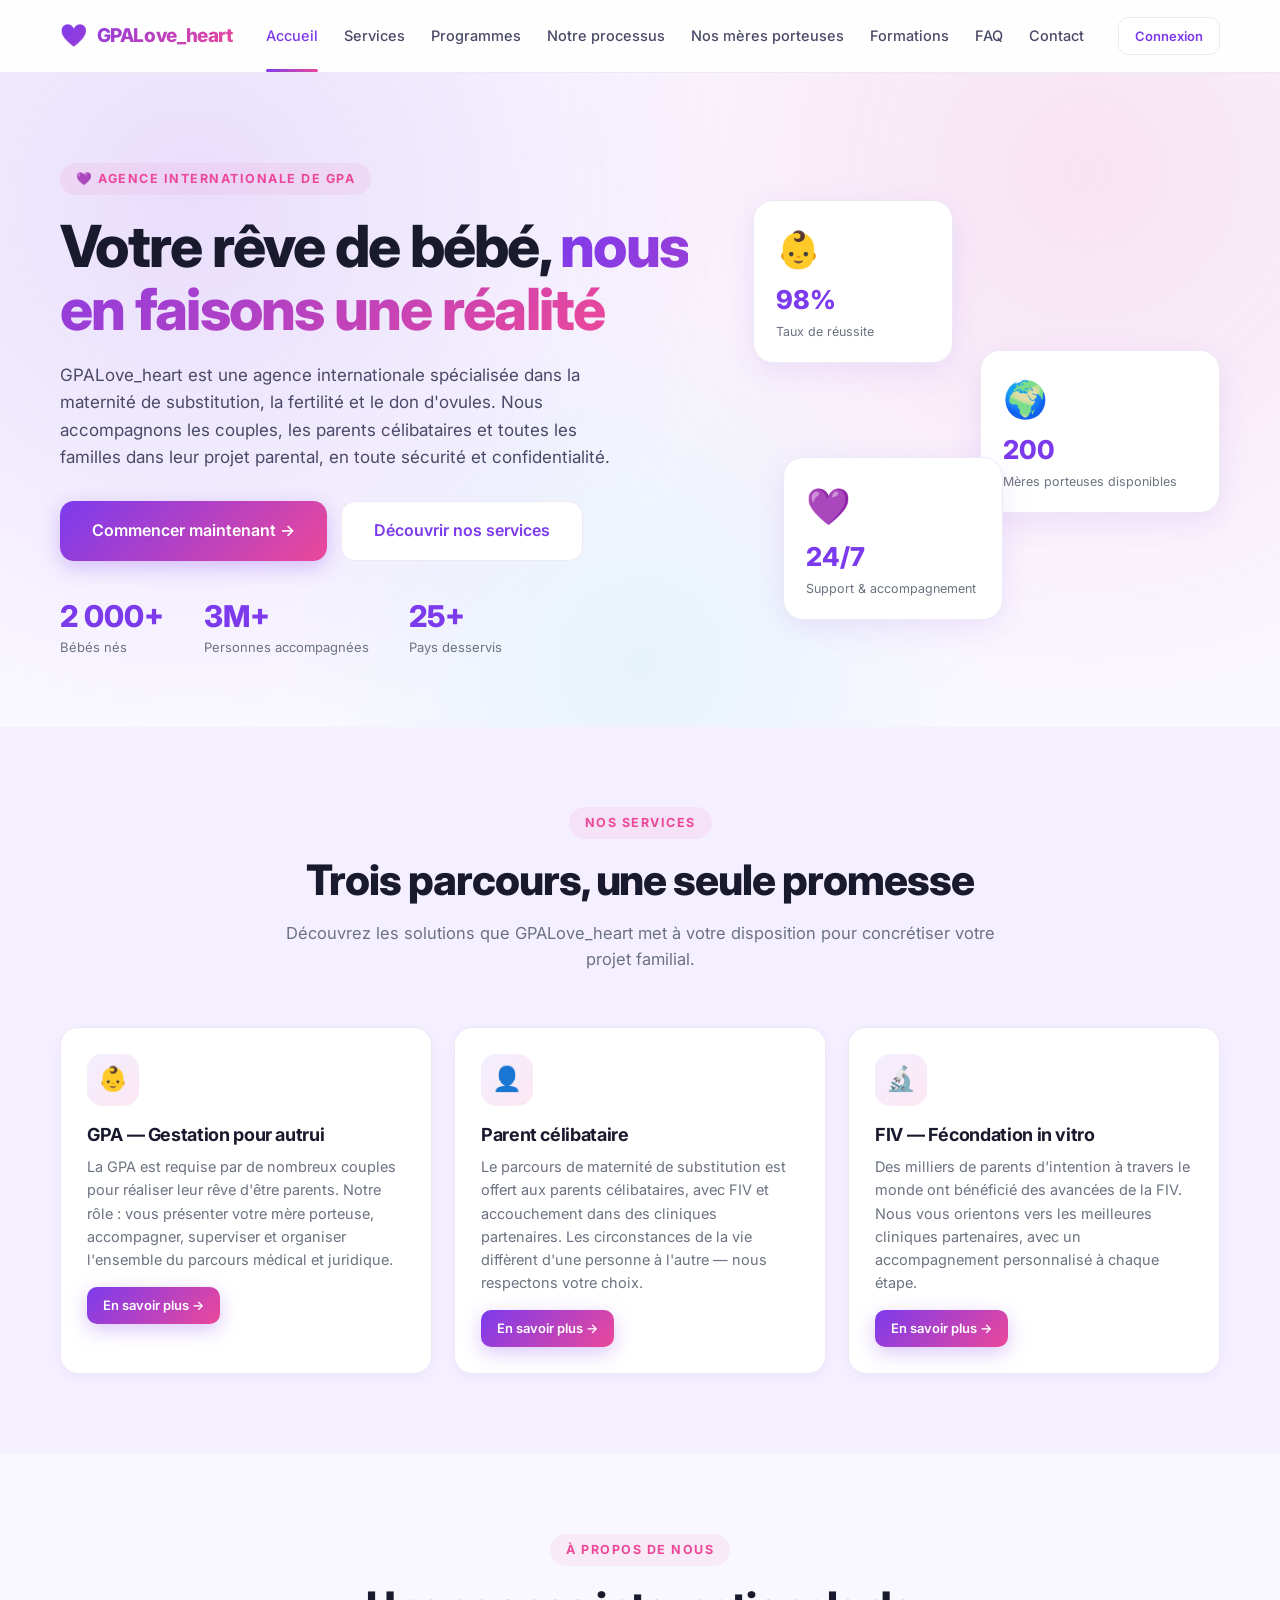
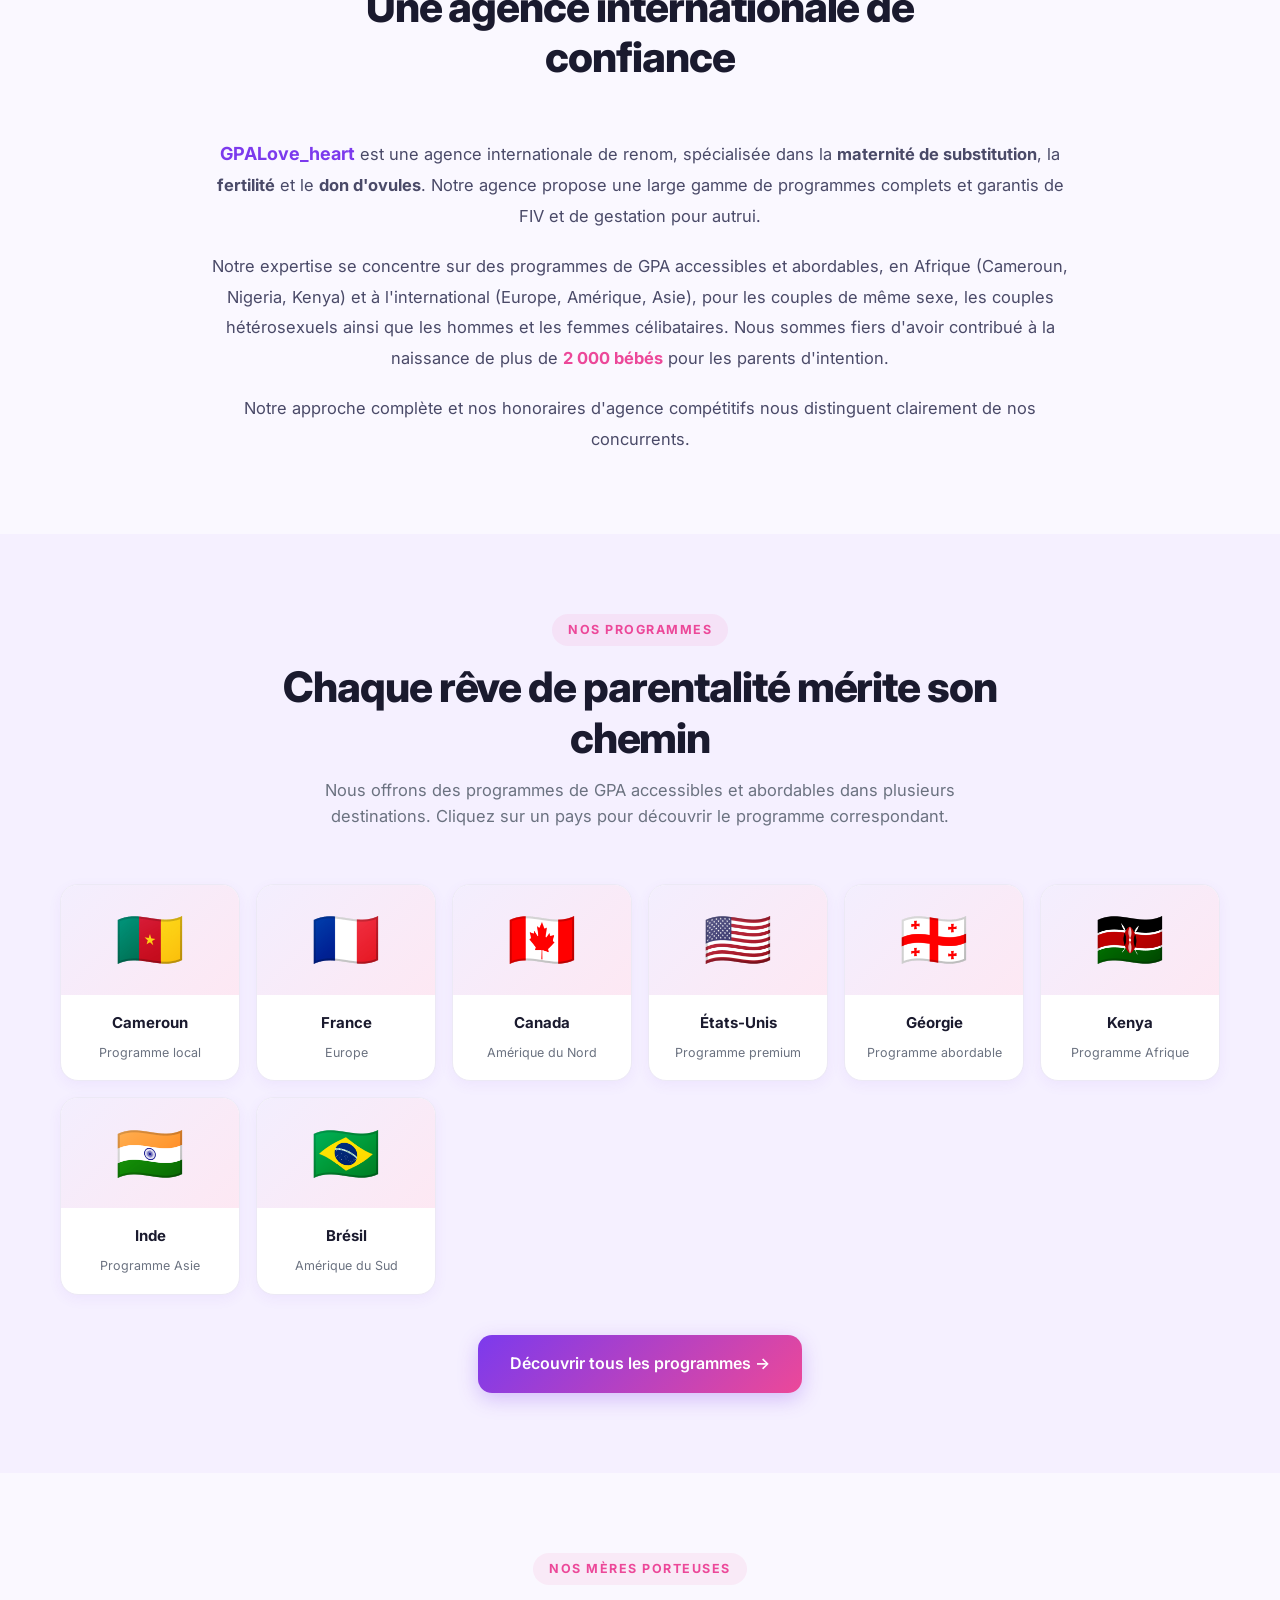
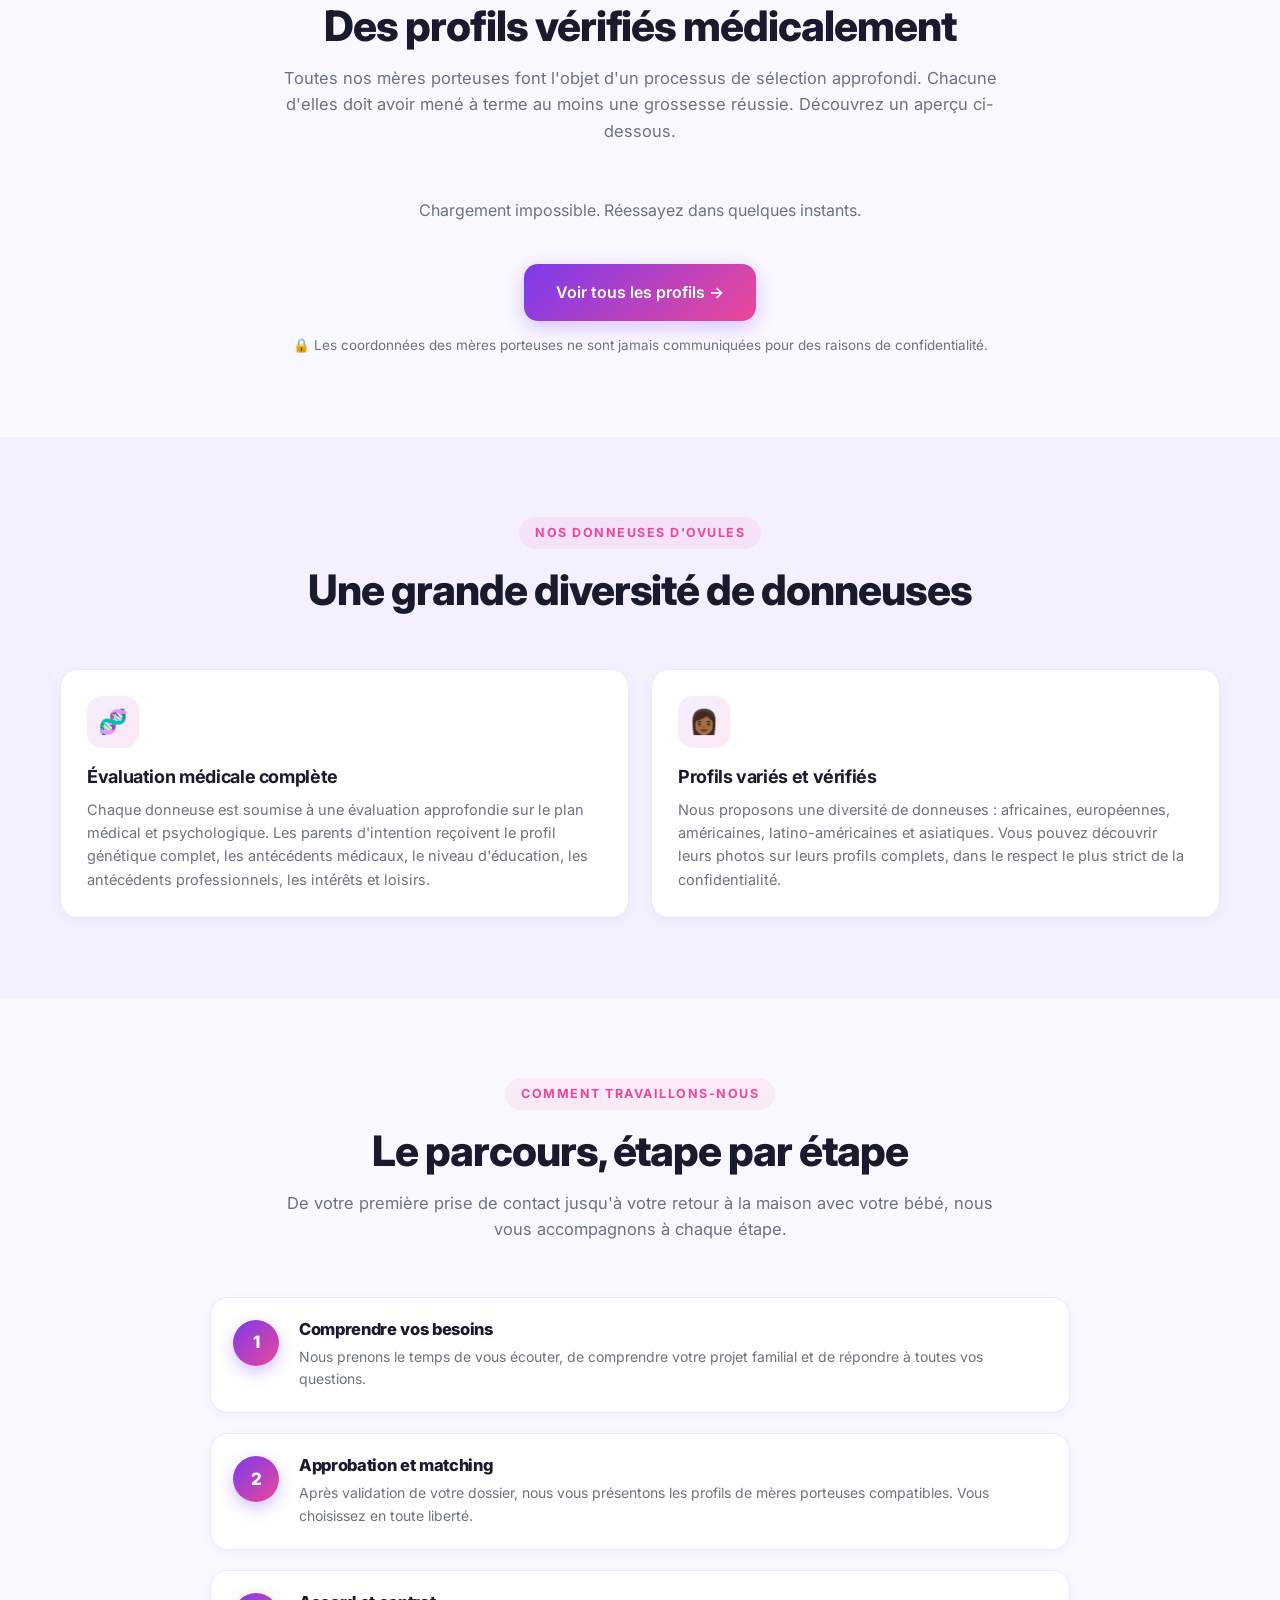
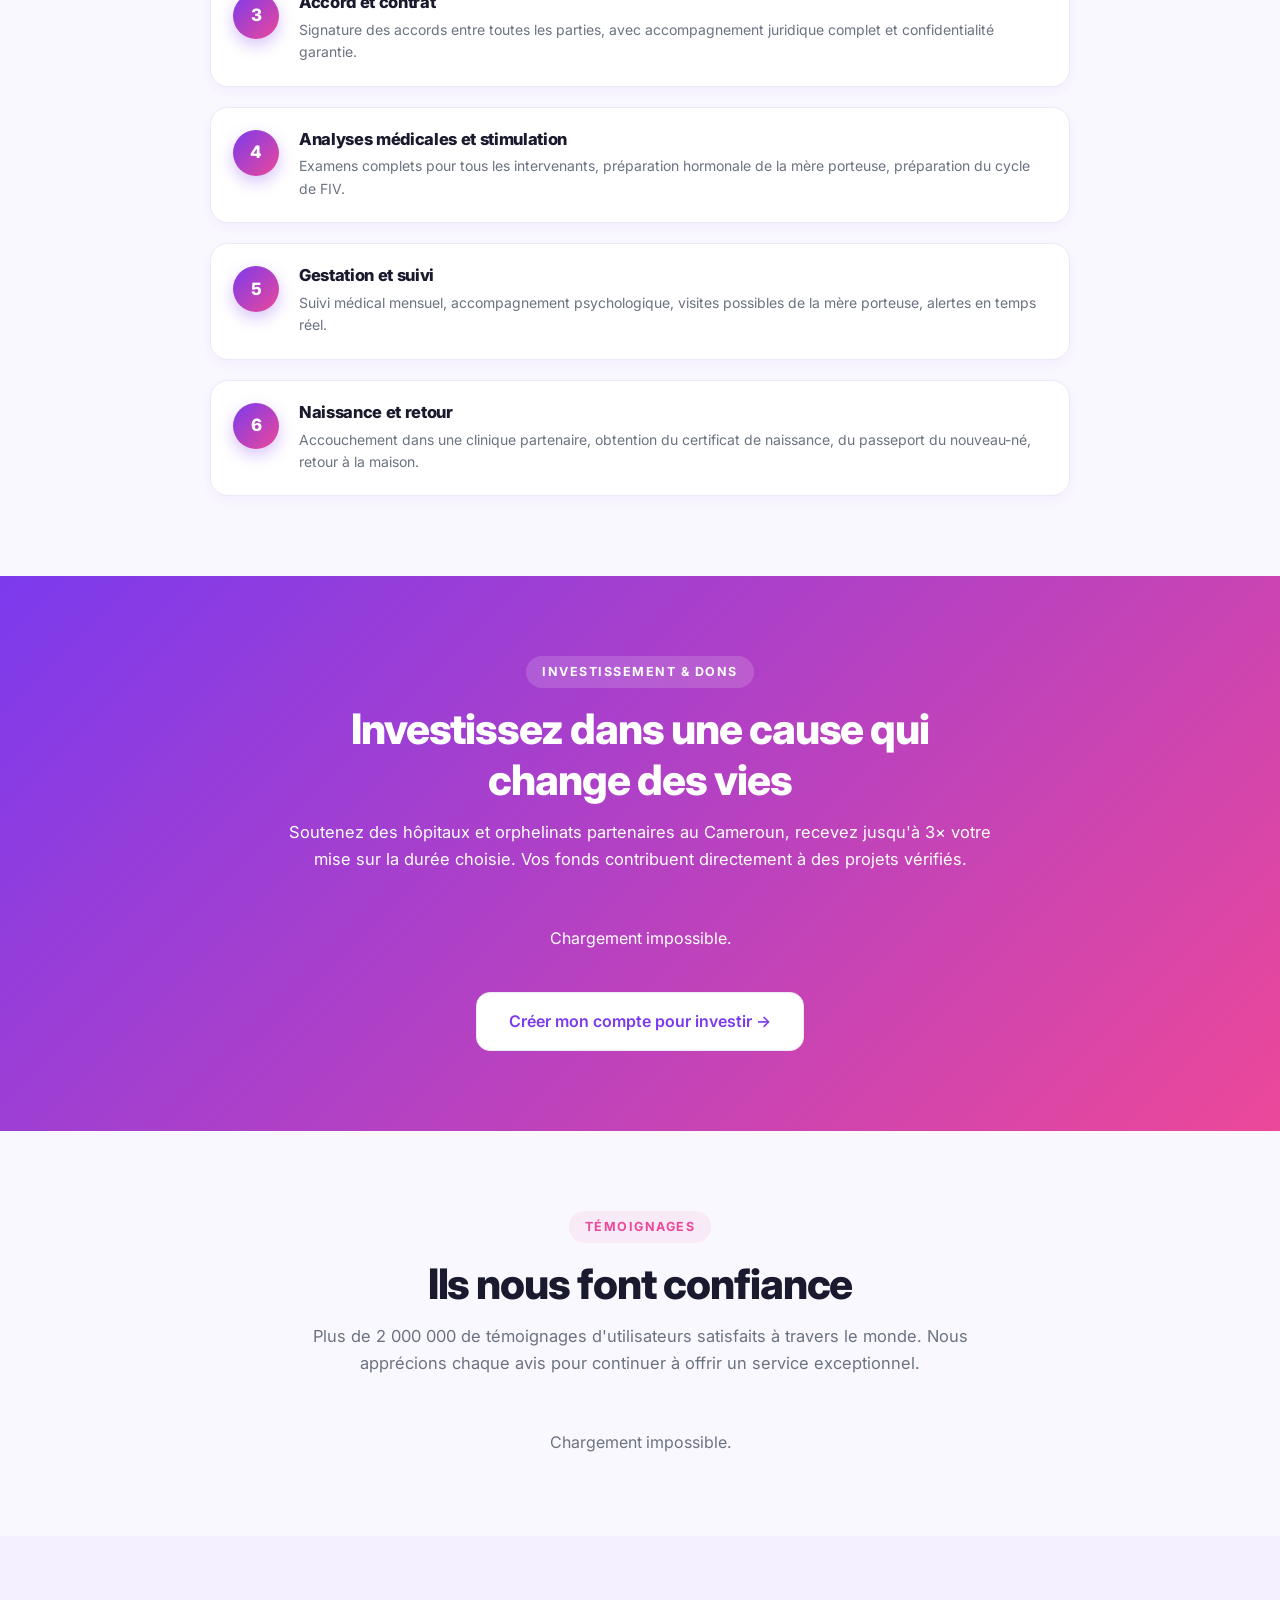
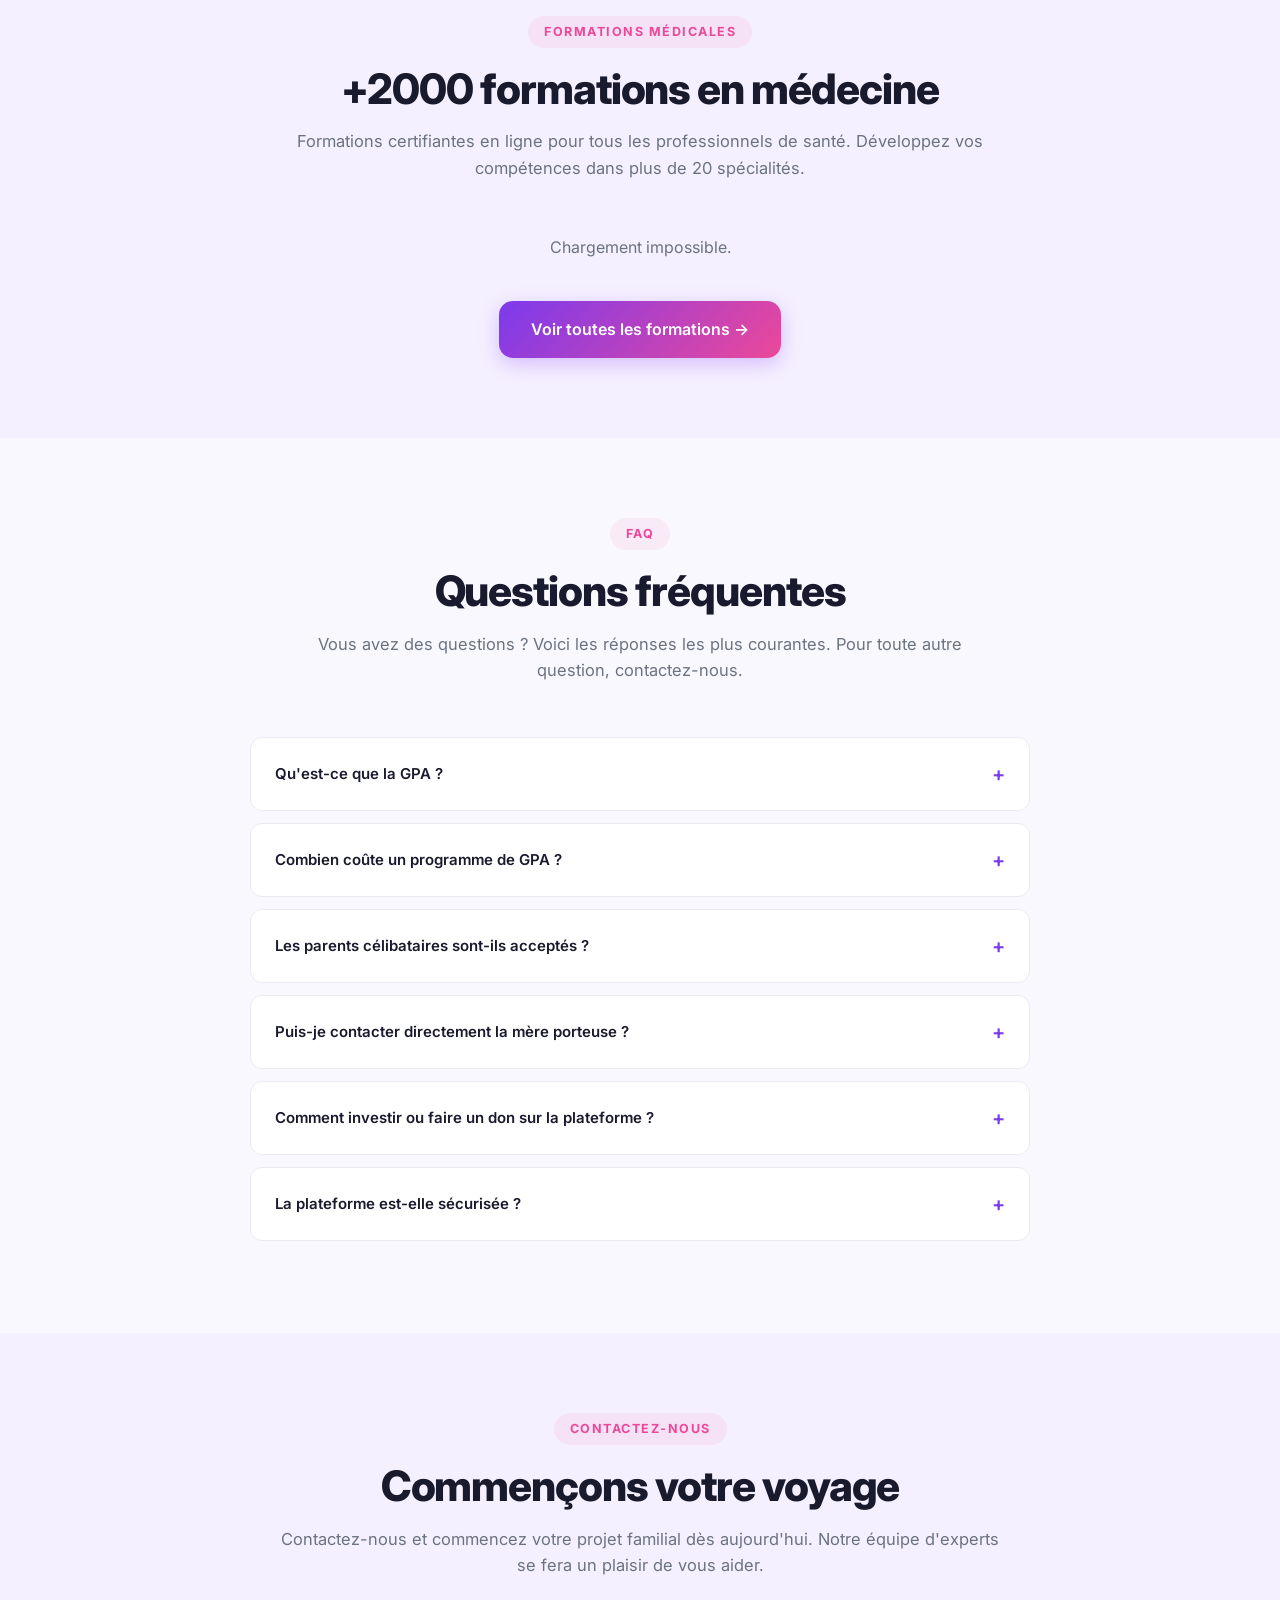
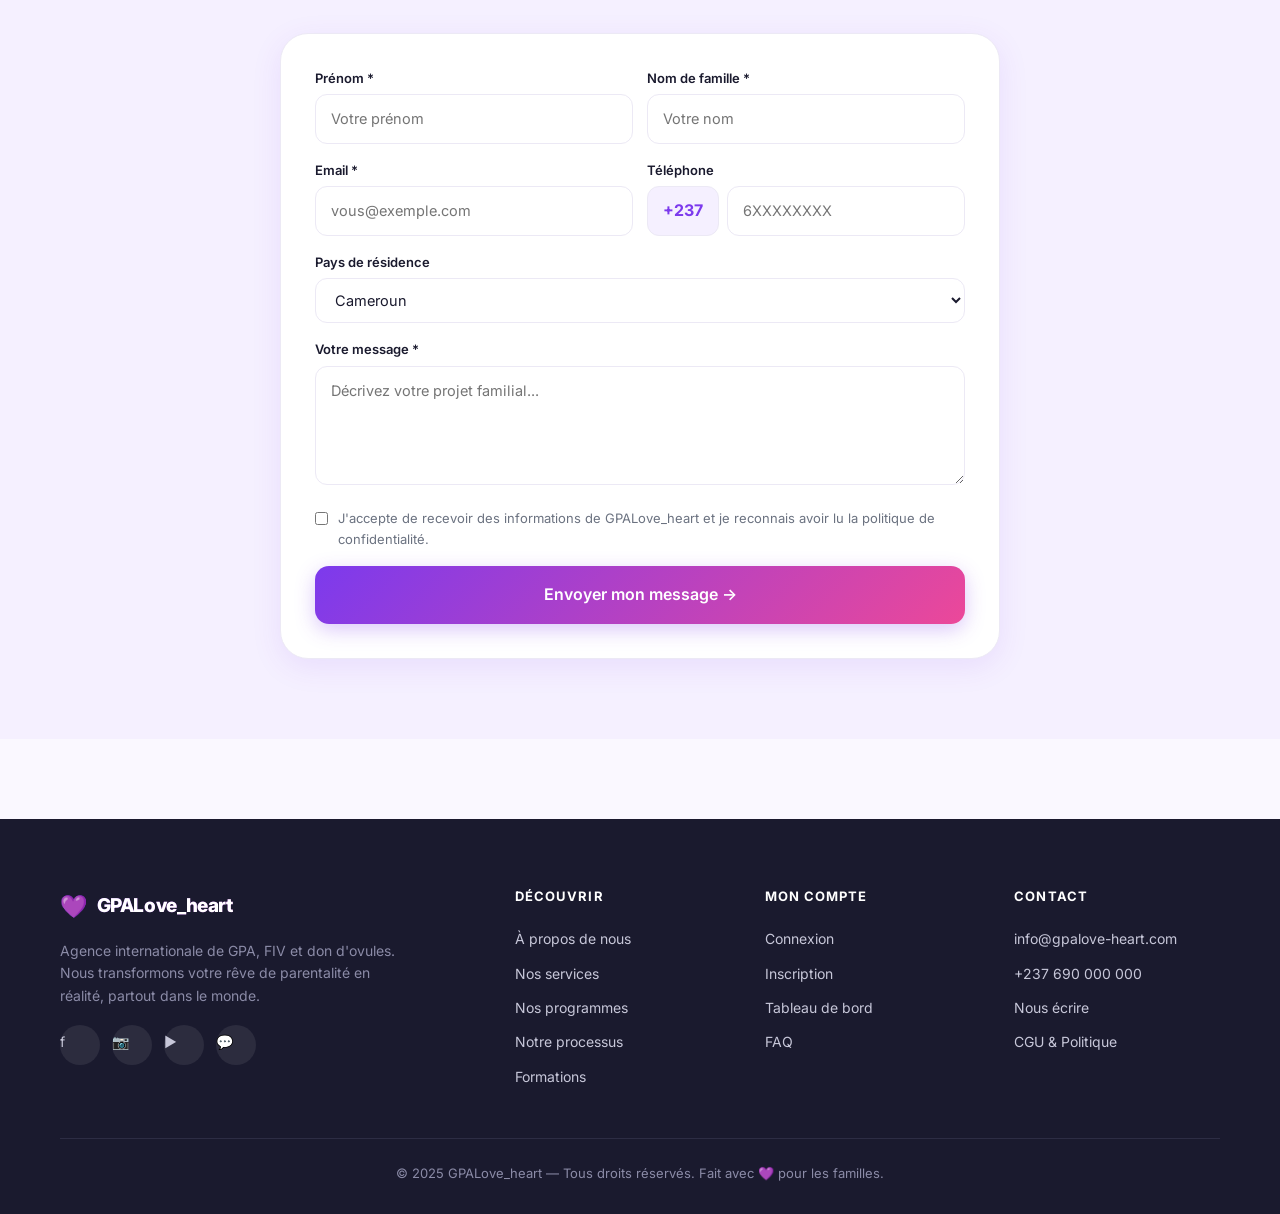
<file: index.html>
<!doctype html>
<html lang="fr">
<head>
<meta charset="utf-8">
<meta name="viewport" content="width=device-width,initial-scale=1">
<title>GPALove_heart — Votre rêve de bébé, nous en faisons une réalité</title>
<meta name="description" content="GPALove_heart — Agence internationale de GPA, FIV et don d'ovules. Trouvez votre mère porteuse en toute sécurité.">
<link rel="icon" href="https://monlogo.png">
<link rel="preconnect" href="https://fonts.googleapis.com">
<link rel="preconnect" href="https://fonts.gstatic.com" crossorigin>
<link href="https://fonts.googleapis.com/css2?family=Inter:wght@400;500;600;700;800;900&display=swap" rel="stylesheet">
<link rel="stylesheet" href="styles.css">
</head>
<body>

<!-- ============================================================
     HEADER
     ============================================================ -->
<header class="site">
  <div class="container nav">
    <a href="index.html" class="logo">
      <span class="heart">💜</span> GPALove_heart
    </a>
    <nav class="nav-links" id="navLinks">
      <a href="index.html" class="active">Accueil</a>
      <a href="#services">Services</a>
      <a href="#programmes">Programmes</a>
      <a href="#processus">Notre processus</a>
      <a href="#meres">Nos mères porteuses</a>
      <a href="formations.html">Formations</a>
      <a href="#faq">FAQ</a>
      <a href="#contact">Contact</a>
    </nav>
    <div style="display:flex;gap:10px;align-items:center">
      <a href="auth.html" class="btn btn-ghost btn-sm" id="btnLogin">Connexion</a>
      <a href="dashboard.html" class="btn btn-primary btn-sm" id="btnDash" style="display:none">Mon espace</a>
    </div>
    <button class="menu-toggle" onclick="document.getElementById('navLinks').classList.toggle('mobile-open')">☰</button>
  </div>
</header>

<!-- ============================================================
     HERO — style Angels Friend
     ============================================================ -->
<section class="hero">
  <div class="container hero-grid">
    <div>
      <div class="eyebrow" style="display:inline-block;font-size:12.5px;font-weight:700;letter-spacing:.12em;text-transform:uppercase;color:var(--secondary);background:rgba(236,72,153,.08);padding:6px 16px;border-radius:30px;margin-bottom:20px">
        💜 Agence internationale de GPA
      </div>
      <h1>Votre rêve de bébé, <span>nous en faisons une réalité</span></h1>
      <p>GPALove_heart est une agence internationale spécialisée dans la maternité de substitution, la fertilité et le don d'ovules. Nous accompagnons les couples, les parents célibataires et toutes les familles dans leur projet parental, en toute sécurité et confidentialité.</p>
      <div class="hero-cta">
        <a href="auth.html#signup" class="btn btn-primary btn-lg">Commencer maintenant →</a>
        <a href="#services" class="btn btn-ghost btn-lg">Découvrir nos services</a>
      </div>
      <div class="hero-stats">
        <div class="stat"><b>2 000+</b><span>Bébés nés</span></div>
        <div class="stat"><b>3M+</b><span>Personnes accompagnées</span></div>
        <div class="stat"><b>25+</b><span>Pays desservis</span></div>
      </div>
    </div>
    <div class="hero-visual">
      <div class="card-float cf1">
        <div style="font-size:36px">👶</div>
        <div class="stat-mini">98%</div>
        <div class="stat-label">Taux de réussite</div>
      </div>
      <div class="card-float cf2">
        <div style="font-size:36px">🌍</div>
        <div class="stat-mini">200</div>
        <div class="stat-label">Mères porteuses disponibles</div>
      </div>
      <div class="card-float cf3">
        <div style="font-size:36px">💜</div>
        <div class="stat-mini">24/7</div>
        <div class="stat-label">Support & accompagnement</div>
      </div>
    </div>
  </div>
</section>

<!-- ============================================================
     SERVICES — 3 cartes style Angels Friend (GPA / Parent célibataire / FIV)
     ============================================================ -->
<section id="services" class="bg-alt">
  <div class="container">
    <div class="section-title reveal">
      <div class="eyebrow">Nos services</div>
      <h2>Trois parcours, une seule promesse</h2>
      <p>Découvrez les solutions que GPALove_heart met à votre disposition pour concrétiser votre projet familial.</p>
    </div>
    <div class="grid grid-3">
      <div class="card reveal">
        <div class="icon-box">👶</div>
        <h3>GPA — Gestation pour autrui</h3>
        <p>La GPA est requise par de nombreux couples pour réaliser leur rêve d'être parents. Notre rôle : vous présenter votre mère porteuse, accompagner, superviser et organiser l'ensemble du parcours médical et juridique.</p>
        <a href="#programmes" class="btn btn-primary btn-sm" style="margin-top:16px">En savoir plus →</a>
      </div>
      <div class="card reveal">
        <div class="icon-box">👤</div>
        <h3>Parent célibataire</h3>
        <p>Le parcours de maternité de substitution est offert aux parents célibataires, avec FIV et accouchement dans des cliniques partenaires. Les circonstances de la vie diffèrent d'une personne à l'autre — nous respectons votre choix.</p>
        <a href="#processus" class="btn btn-primary btn-sm" style="margin-top:16px">En savoir plus →</a>
      </div>
      <div class="card reveal">
        <div class="icon-box">🔬</div>
        <h3>FIV — Fécondation in vitro</h3>
        <p>Des milliers de parents d'intention à travers le monde ont bénéficié des avancées de la FIV. Nous vous orientons vers les meilleures cliniques partenaires, avec un accompagnement personnalisé à chaque étape.</p>
        <a href="auth.html#signup" class="btn btn-primary btn-sm" style="margin-top:16px">En savoir plus →</a>
      </div>
    </div>
  </div>
</section>

<!-- ============================================================
     À PROPOS — style Tammuz
     ============================================================ -->
<section id="apropos">
  <div class="container" style="max-width:900px">
    <div class="section-title reveal">
      <div class="eyebrow">À propos de nous</div>
      <h2>Une agence internationale de confiance</h2>
    </div>
    <div class="reveal" style="color:var(--text-soft);font-size:16.5px;line-height:1.85;text-align:center">
      <p><b style="color:var(--primary);font-size:18px">GPALove_heart</b> est une agence internationale de renom, spécialisée dans la <b>maternité de substitution</b>, la <b>fertilité</b> et le <b>don d'ovules</b>. Notre agence propose une large gamme de programmes complets et garantis de FIV et de gestation pour autrui.</p>
      <p style="margin-top:20px">Notre expertise se concentre sur des programmes de GPA accessibles et abordables, en Afrique (Cameroun, Nigeria, Kenya) et à l'international (Europe, Amérique, Asie), pour les couples de même sexe, les couples hétérosexuels ainsi que les hommes et les femmes célibataires. Nous sommes fiers d'avoir contribué à la naissance de plus de <b style="color:var(--secondary)">2 000 bébés</b> pour les parents d'intention.</p>
      <p style="margin-top:20px">Notre approche complète et nos honoraires d'agence compétitifs nous distinguent clairement de nos concurrents.</p>
    </div>
  </div>
</section>

<!-- ============================================================
     PROGRAMMES PAR PAYS — style Tammuz
     ============================================================ -->
<section id="programmes" class="bg-alt">
  <div class="container">
    <div class="section-title reveal">
      <div class="eyebrow">Nos programmes</div>
      <h2>Chaque rêve de parentalité mérite son chemin</h2>
      <p>Nous offrons des programmes de GPA accessibles et abordables dans plusieurs destinations. Cliquez sur un pays pour découvrir le programme correspondant.</p>
    </div>
    <div class="programmes-grid reveal">
      <div class="pays-card">
        <div class="flag">🇨🇲</div>
        <div class="body"><b>Cameroun</b><span>Programme local</span></div>
      </div>
      <div class="pays-card">
        <div class="flag">🇫🇷</div>
        <div class="body"><b>France</b><span>Europe</span></div>
      </div>
      <div class="pays-card">
        <div class="flag">🇨🇦</div>
        <div class="body"><b>Canada</b><span>Amérique du Nord</span></div>
      </div>
      <div class="pays-card">
        <div class="flag">🇺🇸</div>
        <div class="body"><b>États-Unis</b><span>Programme premium</span></div>
      </div>
      <div class="pays-card">
        <div class="flag">🇬🇪</div>
        <div class="body"><b>Géorgie</b><span>Programme abordable</span></div>
      </div>
      <div class="pays-card">
        <div class="flag">🇰🇪</div>
        <div class="body"><b>Kenya</b><span>Programme Afrique</span></div>
      </div>
      <div class="pays-card">
        <div class="flag">🇮🇳</div>
        <div class="body"><b>Inde</b><span>Programme Asie</span></div>
      </div>
      <div class="pays-card">
        <div class="flag">🇧🇷</div>
        <div class="body"><b>Brésil</b><span>Amérique du Sud</span></div>
      </div>
    </div>
    <div style="text-align:center;margin-top:40px">
      <a href="auth.html#signup" class="btn btn-primary btn-lg">Découvrir tous les programmes →</a>
    </div>
  </div>
</section>

<!-- ============================================================
     NOS MÈRES PORTEUSES — aperçu
     ============================================================ -->
<section id="meres">
  <div class="container">
    <div class="section-title reveal">
      <div class="eyebrow">Nos mères porteuses</div>
      <h2>Des profils vérifiés médicalement</h2>
      <p>Toutes nos mères porteuses font l'objet d'un processus de sélection approfondi. Chacune d'elles doit avoir mené à terme au moins une grossesse réussie. Découvrez un aperçu ci-dessous.</p>
    </div>
    <div class="list-grid reveal" id="surrogatesPreview">
      <div class="loader"></div>
    </div>
    <div style="text-align:center;margin-top:40px">
      <a href="auth.html#signup" class="btn btn-primary btn-lg">Voir tous les profils →</a>
      <p style="margin-top:14px;color:var(--muted);font-size:13.5px">🔒 Les coordonnées des mères porteuses ne sont jamais communiquées pour des raisons de confidentialité.</p>
    </div>
  </div>
</section>

<!-- ============================================================
     DONNEUSES D'OVULES — style Tammuz
     ============================================================ -->
<section class="bg-alt">
  <div class="container">
    <div class="section-title reveal">
      <div class="eyebrow">Nos donneuses d'ovules</div>
      <h2>Une grande diversité de donneuses</h2>
    </div>
    <div class="grid grid-2 reveal">
      <div class="card">
        <div class="icon-box">🧬</div>
        <h3>Évaluation médicale complète</h3>
        <p>Chaque donneuse est soumise à une évaluation approfondie sur le plan médical et psychologique. Les parents d'intention reçoivent le profil génétique complet, les antécédents médicaux, le niveau d'éducation, les antécédents professionnels, les intérêts et loisirs.</p>
      </div>
      <div class="card">
        <div class="icon-box">👩🏾</div>
        <h3>Profils variés et vérifiés</h3>
        <p>Nous proposons une diversité de donneuses : africaines, européennes, américaines, latino-américaines et asiatiques. Vous pouvez découvrir leurs photos sur leurs profils complets, dans le respect le plus strict de la confidentialité.</p>
      </div>
    </div>
  </div>
</section>

<!-- ============================================================
     NOTRE PROCESSUS — style Angels Friend (étapes numérotées)
     ============================================================ -->
<section id="processus">
  <div class="container" style="max-width:900px">
    <div class="section-title reveal">
      <div class="eyebrow">Comment travaillons-nous</div>
      <h2>Le parcours, étape par étape</h2>
      <p>De votre première prise de contact jusqu'à votre retour à la maison avec votre bébé, nous vous accompagnons à chaque étape.</p>
    </div>
    <div class="parcours reveal">
      <div class="etape">
        <div class="num">1</div>
        <div><h4>Comprendre vos besoins</h4><p>Nous prenons le temps de vous écouter, de comprendre votre projet familial et de répondre à toutes vos questions.</p></div>
      </div>
      <div class="etape">
        <div class="num">2</div>
        <div><h4>Approbation et matching</h4><p>Après validation de votre dossier, nous vous présentons les profils de mères porteuses compatibles. Vous choisissez en toute liberté.</p></div>
      </div>
      <div class="etape">
        <div class="num">3</div>
        <div><h4>Accord et contrat</h4><p>Signature des accords entre toutes les parties, avec accompagnement juridique complet et confidentialité garantie.</p></div>
      </div>
      <div class="etape">
        <div class="num">4</div>
        <div><h4>Analyses médicales et stimulation</h4><p>Examens complets pour tous les intervenants, préparation hormonale de la mère porteuse, préparation du cycle de FIV.</p></div>
      </div>
      <div class="etape">
        <div class="num">5</div>
        <div><h4>Gestation et suivi</h4><p>Suivi médical mensuel, accompagnement psychologique, visites possibles de la mère porteuse, alertes en temps réel.</p></div>
      </div>
      <div class="etape">
        <div class="num">6</div>
        <div><h4>Naissance et retour</h4><p>Accouchement dans une clinique partenaire, obtention du certificat de naissance, du passeport du nouveau-né, retour à la maison.</p></div>
      </div>
    </div>
  </div>
</section>

<!-- ============================================================
     INVESTISSEMENT & DONS (aperçu — accès depuis le dashboard)
     ============================================================ -->
<section class="bg-gradient">
  <div class="container">
    <div class="section-title reveal">
      <div class="eyebrow" style="background:rgba(255,255,255,.15);color:#fff">Investissement & Dons</div>
      <h2>Investissez dans une cause qui change des vies</h2>
      <p>Soutenez des hôpitaux et orphelinats partenaires au Cameroun, recevez jusqu'à 3× votre mise sur la durée choisie. Vos fonds contribuent directement à des projets vérifiés.</p>
    </div>
    <div class="grid grid-3" id="campaignsPreview">
      <div class="loader" style="border-color:rgba(255,255,255,.3);border-top-color:#fff"></div>
    </div>
    <div style="text-align:center;margin-top:40px">
      <a href="auth.html#signup" class="btn btn-ghost btn-lg" style="background:#fff;color:var(--primary)">Créer mon compte pour investir →</a>
    </div>
  </div>
</section>

<!-- ============================================================
     TÉMOIGNAGES — style Angels Friend
     ============================================================ -->
<section>
  <div class="container">
    <div class="section-title reveal">
      <div class="eyebrow">Témoignages</div>
      <h2>Ils nous font confiance</h2>
      <p>Plus de 2 000 000 de témoignages d'utilisateurs satisfaits à travers le monde. Nous apprécions chaque avis pour continuer à offrir un service exceptionnel.</p>
    </div>
    <div class="grid grid-3" id="testimonialsPreview">
      <div class="loader"></div>
    </div>
  </div>
</section>

<!-- ============================================================
     FORMATIONS (aperçu)
     ============================================================ -->
<section class="bg-alt">
  <div class="container">
    <div class="section-title reveal">
      <div class="eyebrow">Formations médicales</div>
      <h2>+2000 formations en médecine</h2>
      <p>Formations certifiantes en ligne pour tous les professionnels de santé. Développez vos compétences dans plus de 20 spécialités.</p>
    </div>
    <div class="grid grid-3" id="formationsPreview">
      <div class="loader"></div>
    </div>
    <div style="text-align:center;margin-top:40px">
      <a href="formations.html" class="btn btn-primary btn-lg">Voir toutes les formations →</a>
    </div>
  </div>
</section>

<!-- ============================================================
     FAQ — accordéon
     ============================================================ -->
<section id="faq">
  <div class="container" style="max-width:820px">
    <div class="section-title reveal">
      <div class="eyebrow">FAQ</div>
      <h2>Questions fréquentes</h2>
      <p>Vous avez des questions ? Voici les réponses les plus courantes. Pour toute autre question, contactez-nous.</p>
    </div>
    <div class="reveal">
      <div class="faq-item" onclick="toggleFaq(this)">
        <div class="faq-q">Qu'est-ce que la GPA ?<span class="icon">+</span></div>
        <div class="faq-a">La Gestation Pour Autrui (GPA) est un processus dans lequel une femme (la mère porteuse) porte un enfant pour un couple ou une personne (les parents d'intention). L'embryon est conçu par FIV à partir des gamètes des parents d'intention ou de donneurs.</div>
      </div>
      <div class="faq-item" onclick="toggleFaq(this)">
        <div class="faq-q">Combien coûte un programme de GPA ?<span class="icon">+</span></div>
        <div class="faq-a">Le coût varie selon le pays choisi et le programme. Nous proposons des formules accessibles et abordables avec des honoraires d'agence compétitifs. Contactez-nous pour recevoir un devis personnalisé adapté à votre situation.</div>
      </div>
      <div class="faq-item" onclick="toggleFaq(this)">
        <div class="faq-q">Les parents célibataires sont-ils acceptés ?<span class="icon">+</span></div>
        <div class="faq-a">Oui, absolument. Nous accompagnons les couples hétérosexuels, les couples de même sexe, les hommes célibataires et les femmes célibataires. Chaque projet familial est unique et mérite le même respect.</div>
      </div>
      <div class="faq-item" onclick="toggleFaq(this)">
        <div class="faq-q">Puis-je contacter directement la mère porteuse ?<span class="icon">+</span></div>
        <div class="faq-a">Pour des raisons de confidentialité et de sécurité, les coordonnées directes des mères porteuses ne sont jamais communiquées. Vous consultez son dossier médical complet via notre plateforme et votre agent se charge du contact.</div>
      </div>
      <div class="faq-item" onclick="toggleFaq(this)">
        <div class="faq-q">Comment investir ou faire un don sur la plateforme ?<span class="icon">+</span></div>
        <div class="faq-a">Créez un compte gratuit, rechargez votre solde (minimum 0,5 π = 3 000 XAF), puis choisissez une campagne vérifiée (jour, semaine, mois, année). Vous recevez jusqu'à 3× votre mise selon les conditions de la campagne.</div>
      </div>
      <div class="faq-item" onclick="toggleFaq(this)">
        <div class="faq-q">La plateforme est-elle sécurisée ?<span class="icon">+</span></div>
        <div class="faq-a">Oui. Nous utilisons des protocoles HTTPS, le chiffrement bcrypt pour les mots de passe, des jetons JWT pour les sessions, et une vérification automatique des transactions auprès du prestataire de paiement. Toute tentative de fraude entraîne une suspension de 24h.</div>
      </div>
    </div>
  </div>
</section>

<!-- ============================================================
     CONTACT — formulaire style Tammuz
     ============================================================ -->
<section id="contact" class="bg-alt">
  <div class="container" style="max-width:760px">
    <div class="section-title reveal">
      <div class="eyebrow">Contactez-nous</div>
      <h2>Commençons votre voyage</h2>
      <p>Contactez-nous et commencez votre projet familial dès aujourd'hui. Notre équipe d'experts se fera un plaisir de vous aider.</p>
    </div>
    <form class="contact-form reveal" onsubmit="submitContact(event)">
      <div class="row">
        <div class="field">
          <label>Prénom *</label>
          <input type="text" id="cFirst" required placeholder="Votre prénom">
        </div>
        <div class="field">
          <label>Nom de famille *</label>
          <input type="text" id="cLast" required placeholder="Votre nom">
        </div>
      </div>
      <div class="row">
        <div class="field">
          <label>Email *</label>
          <input type="email" id="cEmail" required placeholder="vous@exemple.com">
        </div>
        <div class="field">
          <label>Téléphone</label>
          <div class="phone-group">
            <span class="prefix">+237</span>
            <input type="tel" id="cPhone" maxlength="9" placeholder="6XXXXXXXX">
          </div>
        </div>
      </div>
      <div class="field">
        <label>Pays de résidence</label>
        <select id="cCountry">
          <option value="Cameroun">Cameroun</option>
          <option value="France">France</option>
          <option value="Belgique">Belgique</option>
          <option value="Canada">Canada</option>
          <option value="États-Unis">États-Unis</option>
          <option value="Nigeria">Nigeria</option>
          <option value="Ghana">Ghana</option>
          <option value="Kenya">Kenya</option>
          <option value="Autre">Autre</option>
        </select>
      </div>
      <div class="field">
        <label>Votre message *</label>
        <textarea id="cMessage" rows="4" required placeholder="Décrivez votre projet familial..."></textarea>
      </div>
      <label style="display:flex;gap:10px;font-size:13px;color:var(--muted);align-items:flex-start;margin-bottom:16px">
        <input type="checkbox" style="width:auto;margin-top:4px" required>
        J'accepte de recevoir des informations de GPALove_heart et je reconnais avoir lu la politique de confidentialité.
      </label>
      <button type="submit" class="btn btn-primary btn-block btn-lg">Envoyer mon message →</button>
    </form>
  </div>
</section>

<!-- ============================================================
     FOOTER — style Tammuz
     ============================================================ -->
<footer class="site">
  <div class="container">
    <div class="footer-grid">
      <div>
        <div class="logo" style="color:#fff"><span class="heart">💜</span> GPALove_heart</div>
        <p>Agence internationale de GPA, FIV et don d'ovules. Nous transformons votre rêve de parentalité en réalité, partout dans le monde.</p>
        <div class="footer-socials">
          <a href="#" title="Facebook">f</a>
          <a href="#" title="Instagram">📷</a>
          <a href="#" title="YouTube">▶</a>
          <a href="#" title="WhatsApp">💬</a>
        </div>
      </div>
      <div>
        <h5>Découvrir</h5>
        <a href="#apropos">À propos de nous</a>
        <a href="#services">Nos services</a>
        <a href="#programmes">Nos programmes</a>
        <a href="#processus">Notre processus</a>
        <a href="formations.html">Formations</a>
      </div>
      <div>
        <h5>Mon compte</h5>
        <a href="auth.html">Connexion</a>
        <a href="auth.html#signup">Inscription</a>
        <a href="dashboard.html">Tableau de bord</a>
        <a href="#faq">FAQ</a>
      </div>
      <div>
        <h5>Contact</h5>
        <a href="mailto:info@gpalove-heart.com">info@gpalove-heart.com</a>
        <a href="tel:+237690000000">+237 690 000 000</a>
        <a href="#contact">Nous écrire</a>
        <a href="cgu.html">CGU & Politique</a>
      </div>
    </div>
    <div class="footer-bottom">
      © 2025 GPALove_heart — Tous droits réservés. Fait avec 💜 pour les familles.
    </div>
  </div>
</footer>

<!-- ============================================================
     SCRIPTS
     ============================================================ -->
<script src="api.js"></script>
<script>
/* ===== Header connexion / dashboard ===== */
if (getToken()) {
  document.getElementById('btnLogin').style.display = 'none';
  document.getElementById('btnDash').style.display = 'inline-flex';
}

/* ===== FAQ accordéon ===== */
function toggleFaq(el) {
  document.querySelectorAll('.faq-item').forEach(f => { if (f !== el) f.classList.remove('open'); });
  el.classList.toggle('open');
}

/* ===== Reveal au scroll ===== */
const observer = new IntersectionObserver((entries) => {
  entries.forEach(e => { if (e.isIntersecting) e.target.classList.add('visible'); });
}, { threshold: 0.1 });
document.querySelectorAll('.reveal').forEach(el => observer.observe(el));

/* ============================================================
   IMAGES DES MÈRES PORTEUSES
   ============================================================ */
const SURROGATE_IMAGES = [
  'https://images.unsplash.com/photo-1544005313-94ddf0286df2?w=600&q=80',
  'https://images.unsplash.com/photo-1494790108377-be9c29b29330?w=600&q=80',
  'https://images.unsplash.com/photo-1438761681033-6461ffad8d80?w=600&q=80',
  'https://images.unsplash.com/photo-1531123897727-8f129e1688ce?w=600&q=80',
  'https://images.unsplash.com/photo-1487412720507-e7ab37603c6f?w=600&q=80',
  'https://images.unsplash.com/photo-1573496359142-b8d87734a5a2?w=600&q=80',
  'https://images.unsplash.com/photo-1580489944761-15a19d654956?w=600&q=80',
  'https://images.unsplash.com/photo-1554151228-14d9def656e4?w=600&q=80',
  'https://images.unsplash.com/photo-1499651681375-8afc5a4db253?w=600&q=80',
  'https://images.unsplash.com/photo-1546961329-78bef0414d7c?w=600&q=80',
  'https://images.unsplash.com/photo-1534528741775-53994a69daeb?w=600&q=80',
  'https://images.unsplash.com/photo-1502823403499-6ccfcf4fb453?w=600&q=80'
];

function getSurrogateImage(id) {
  if (!id) return SURROGATE_IMAGES[0];
  let hash = 0;
  for (let i = 0; i < id.length; i++) hash = (hash * 31 + id.charCodeAt(i)) & 0xffffffff;
  return SURROGATE_IMAGES[Math.abs(hash) % SURROGATE_IMAGES.length];
}

/* ============================================================
   PREVIEW MÈRES PORTEUSES
   ============================================================ */
async function loadSurrogates() {
  const box = document.getElementById('surrogatesPreview');
  if (!box) return;
  try {
    const list = await apiGetSurrogates();
    const preview = list.slice(0, 6);
    box.innerHTML = preview.map(s => `
      <div class="profile-card">
        <div class="ph" style="background-image:url('${getSurrogateImage(s.id)}');background-size:cover;background-position:center;font-size:0;color:transparent"></div>
        <div class="body">
          <h4>${s.name} ${s.verified ? '<span style="color:var(--success);font-size:13px">✔️</span>' : ''}</h4>
          <div class="meta">${s.age} ans · ${s.city}, ${s.country}</div>
          <div class="meta">🌍 ${s.continent || ''} · ${(s.languages || []).join(', ')}</div>
          <div class="meta" style="color:var(--primary);font-weight:600">Choisie ${s.chosenCount || 0} fois</div>
          <div class="actions">
            <a href="mere.html?id=${s.id}" class="btn btn-primary btn-sm" style="flex:1">Voir le profil →</a>
          </div>
        </div>
      </div>
    `).join('');
  } catch (e) {
    console.error(e);
    box.innerHTML = '<p style="color:var(--muted);text-align:center;grid-column:1/-1">Chargement impossible. Réessayez dans quelques instants.</p>';
  }
}

/* ============================================================
   PREVIEW CAMPAGNES
   ============================================================ */
async function loadCampaigns() {
  const box = document.getElementById('campaignsPreview');
  if (!box) return;
  try {
    const list = await apiGetCampaigns();
    const preview = list.slice(0, 3);
    box.innerHTML = preview.map(c => `
      <div class="card" style="background:#fff;color:var(--text)">
        <div style="font-size:36px;margin-bottom:8px">🏥</div>
        <h3 style="color:var(--text)">${c.company}</h3>
        <p style="color:var(--muted)">${(c.description || '').slice(0, 120)}...</p>
        <div style="display:flex;justify-content:space-between;margin-top:14px;padding-top:14px;border-top:1px solid var(--line)">
          <div><b style="color:var(--primary)">${c.amountAsked} π</b><div style="font-size:12px;color:var(--muted)">à donner</div></div>
          <div style="text-align:right"><b style="color:var(--secondary)">${c.returnAmount} π</b><div style="font-size:12px;color:var(--muted)">à recevoir</div></div>
        </div>
        <a href="auth.html#signup" class="btn btn-primary btn-block" style="margin-top:14px">Participer</a>
      </div>
    `).join('');
  } catch (e) {
    console.error(e);
    box.innerHTML = '<p style="color:#fff;text-align:center;grid-column:1/-1">Chargement impossible.</p>';
  }
}

/* ============================================================
   PREVIEW TÉMOIGNAGES
   ============================================================ */
async function loadTestimonials() {
  const box = document.getElementById('testimonialsPreview');
  if (!box) return;
  try {
    const list = await apiGetTestimonials(6);
    box.innerHTML = list.map(t => `
      <div class="testimonial">
        <div class="stars">${'★'.repeat(t.rating)}${'☆'.repeat(5 - t.rating)}</div>
        <p>"${t.msg}"</p>
        <div class="author">
          <div class="avatar">${(t.name || '?').charAt(0)}</div>
          <div><b>${t.name}</b><span>${t.city}, ${t.country}</span></div>
        </div>
      </div>
    `).join('');
  } catch (e) {
    console.error(e);
    box.innerHTML = '<p style="color:var(--muted);text-align:center;grid-column:1/-1">Chargement impossible.</p>';
  }
}

/* ============================================================
   PREVIEW FORMATIONS
   ============================================================ */
async function loadFormations() {
  const box = document.getElementById('formationsPreview');
  if (!box) return;
  try {
    const data = await apiGetFormations('', 3);
    const list = data.list || [];
    box.innerHTML = list.map(f => `
      <div class="card">
        <div class="icon-box">📘</div>
        <h3>${f.title}</h3>
        <p>${f.description}</p>
        <div style="margin-top:12px"><span class="badge badge-pending">${f.level}</span> <span style="font-size:12px;color:var(--muted);margin-left:8px">${f.duration}h</span></div>
      </div>
    `).join('');
  } catch (e) {
    console.error(e);
    box.innerHTML = '<p style="color:var(--muted);text-align:center;grid-column:1/-1">Chargement impossible.</p>';
  }
}

/* ============================================================
   FORMULAIRES
   ============================================================ */
function submitContact(e) {
  e.preventDefault();
  const first = document.getElementById('cFirst').value;
  toast('Merci ' + first + ' ! Votre message a bien été envoyé. Nous vous répondrons sous 24h.', 'success');
  e.target.reset();
}

function submitNewsletter(e) {
  e.preventDefault();
  toast('Merci ! Votre inscription à la newsletter est confirmée.', 'success');
  e.target.reset();
}

/* ============================================================
   SMOOTH SCROLL
   ============================================================ */
document.querySelectorAll('a[href^="#"]').forEach(a => {
  a.addEventListener('click', (e) => {
    const id = a.getAttribute('href');
    if (id.length > 1 && document.querySelector(id)) {
      e.preventDefault();
      const top = document.querySelector(id).getBoundingClientRect().top + window.scrollY - 90;
      window.scrollTo({ top, behavior: 'smooth' });
      const nav = document.getElementById('navLinks');
      if (nav) nav.classList.remove('mobile-open');
    }
  });
});

/* ============================================================
   INIT
   ============================================================ */
loadSurrogates();
loadCampaigns();
loadTestimonials();
loadFormations();
</script>
</body>
</html>
</file>
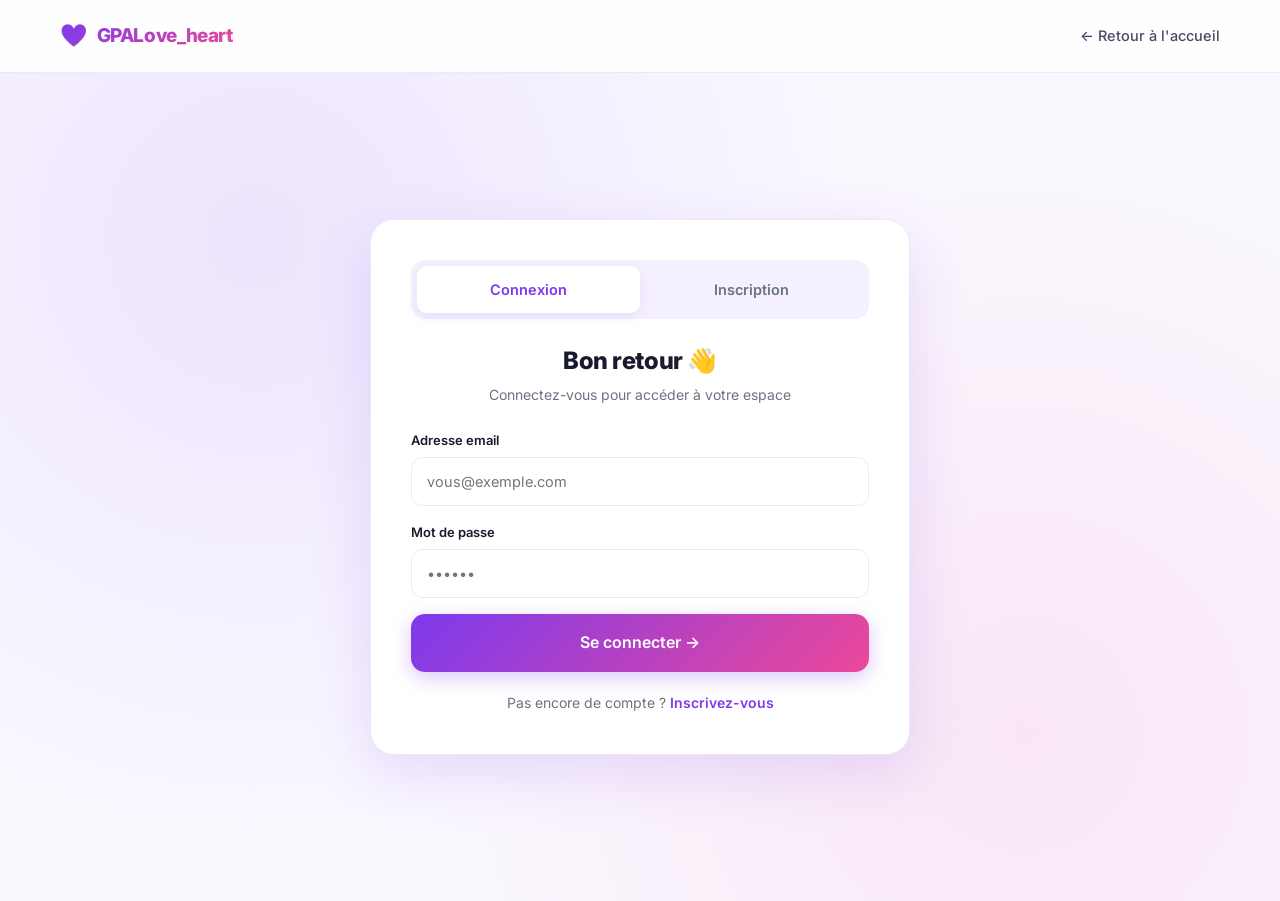
<file: auth.html>
<!doctype html>
<html lang="fr">
<head>
<meta charset="utf-8">
<meta name="viewport" content="width=device-width,initial-scale=1">
<title>Connexion / Inscription — GPALove_heart</title>
<link rel="icon" href="https://monlogo.png">
<link rel="preconnect" href="https://fonts.googleapis.com">
<link rel="preconnect" href="https://fonts.gstatic.com" crossorigin>
<link href="https://fonts.googleapis.com/css2?family=Inter:wght@400;500;600;700;800;900&display=swap" rel="stylesheet">
<link rel="stylesheet" href="styles.css">
<style>
  .auth-wrap{min-height:calc(100vh - 72px);display:grid;place-items:center;padding:40px 20px;
    background:radial-gradient(circle at 20% 20%,rgba(124,58,237,.10),transparent 50%),
    radial-gradient(circle at 80% 80%,rgba(236,72,153,.10),transparent 50%)}
  .auth-card{background:#fff;border-radius:24px;padding:40px;max-width:540px;width:100%;
    box-shadow:0 20px 60px rgba(124,58,237,.15);border:1px solid var(--line)}
  .tabs{display:flex;background:var(--bg-alt);padding:6px;border-radius:14px;margin-bottom:28px}
  .tabs button{flex:1;padding:12px;border:none;background:transparent;border-radius:10px;
    font-weight:600;font-size:14.5px;cursor:pointer;color:var(--muted);transition:.2s}
  .tabs button.active{background:#fff;color:var(--primary);box-shadow:0 4px 12px rgba(124,58,237,.10)}
  .pane{display:none}
  .pane.active{display:block;animation:fade .3s}
  @keyframes fade{from{opacity:0;transform:translateY(8px)}to{opacity:1;transform:none}}
  .pane h2{font-size:24px;margin-bottom:8px;text-align:center}
  .pane > p.sub{color:var(--muted);text-align:center;font-size:14px;margin-bottom:24px}
  .switch-link{text-align:center;margin-top:20px;font-size:14px;color:var(--muted)}
  .switch-link a{color:var(--primary);font-weight:600;cursor:pointer}
  .pwd-info{font-size:12px;color:var(--muted);margin-top:6px;line-height:1.5}
  .verif-box{text-align:center}
  .verif-box .icon{font-size:64px;margin-bottom:16px}
  .code-input{letter-spacing:14px;font-size:24px;text-align:center;font-weight:700;padding:16px}
  .resend{margin-top:16px;font-size:13px;color:var(--muted);text-align:center}
  .resend a{color:var(--primary);cursor:pointer;font-weight:600}
  .phone-select{display:flex;gap:8px}
  .phone-select select{flex:0 0 130px;padding:12px 8px;font-size:14px}
  .phone-select input{flex:1}
  .debug-box{background:#fff7e6;border:1px dashed var(--warn);border-radius:12px;padding:14px;
    margin-top:16px;font-size:13px;color:#92400e;display:none}
  .debug-box.show{display:block}
  .debug-box b{font-family:monospace;font-size:15px;background:#fff;padding:2px 8px;border-radius:6px}
</style>
</head>
<body>

<header class="site">
  <div class="container nav">
    <a href="index.html" class="logo"><span class="heart">💜</span> GPALove_heart</a>
    <nav class="nav-links">
      <a href="index.html">← Retour à l'accueil</a>
    </nav>
  </div>
</header>

<div class="auth-wrap">
  <div class="auth-card">

    <!-- TABS -->
    <div class="tabs">
      <button id="tabLogin" class="active" onclick="switchTab('login')">Connexion</button>
      <button id="tabSignup" onclick="switchTab('signup')">Inscription</button>
    </div>

    <!-- LOGIN -->
    <div class="pane active" id="paneLogin">
      <h2>Bon retour 👋</h2>
      <p class="sub">Connectez-vous pour accéder à votre espace</p>

      <div class="field">
        <label>Adresse email</label>
        <input type="email" id="logEmail" placeholder="vous@exemple.com" autocomplete="email">
      </div>
      <div class="field">
        <label>Mot de passe</label>
        <input type="password" id="logPwd" placeholder="••••••" autocomplete="current-password">
      </div>

      <button class="btn btn-primary btn-block btn-lg" onclick="doLogin()" id="btnLoginSubmit">
        Se connecter →
      </button>

      <p class="switch-link">Pas encore de compte ? <a onclick="switchTab('signup')">Inscrivez-vous</a></p>
    </div>

    <!-- SIGNUP -->
    <div class="pane" id="paneSignup">
      <h2>Créer un compte</h2>
      <p class="sub">Rejoignez GPALove_heart en 30 secondes</p>

      <div class="field">
        <label>Nom complet *</label>
        <input type="text" id="regNom" placeholder="Ex : Awa Ndongo" autocomplete="name">
      </div>

      <div class="field">
        <label>Adresse email *</label>
        <input type="email" id="regEmail" placeholder="vous@exemple.com" autocomplete="email">
      </div>

      <div class="field">
        <label>Numéro de téléphone *</label>
        <div class="phone-select">
          <select id="regCountry" onchange="updatePhonePlaceholder()">
            <option value="237" data-len="9" data-start="6">🇨🇲 +237</option>
            <option value="33"  data-len="9" data-start="6">🇫🇷 +33</option>
            <option value="32"  data-len="9" data-start="4">🇧🇪 +32</option>
            <option value="1"   data-len="10" data-start="">🇨🇦 +1</option>
            <option value="1"   data-len="10" data-start="">🇺🇸 +1</option>
            <option value="234" data-len="10" data-start="">🇳🇬 +234</option>
            <option value="233" data-len="9"  data-start="">🇬🇭 +233</option>
            <option value="254" data-len="9"  data-start="7">🇰🇪 +254</option>
            <option value="225" data-len="8"  data-start="">🇨🇮 +225</option>
            <option value="221" data-len="9"  data-start="7">🇸🇳 +221</option>
            <option value="27"  data-len="9"  data-start="">🇿🇦 +27</option>
            <option value="91"  data-len="10" data-start="">🇮🇳 +91</option>
            <option value="55"  data-len="11" data-start="">🇧🇷 +55</option>
            <option value="380" data-len="9"  data-start="">🇺🇦 +380</option>
          </select>
          <input type="tel" id="regTel" maxlength="9" placeholder="6XXXXXXXX" inputmode="numeric">
        </div>
        <div class="pwd-info" id="phoneInfo">Doit commencer par 6 et contenir 9 chiffres</div>
      </div>

      <div class="field">
        <label>Mot de passe *</label>
        <input type="password" id="regPwd" placeholder="••••••" autocomplete="new-password">
        <div class="pwd-info">Minimum 6 caractères, avec au moins 1 chiffre et 1 caractère spécial (!@#$%...)</div>
      </div>

      <label style="display:flex;gap:10px;font-size:13px;color:var(--muted);align-items:flex-start;margin:18px 0">
        <input type="checkbox" id="regCGU" style="width:auto;margin-top:4px">
        <span>Je reconnais avoir lu et accepté les <a href="cgu.html" target="_blank" style="color:var(--primary);font-weight:600">CGU</a> et la <a href="cgu.html" target="_blank" style="color:var(--primary);font-weight:600">Politique de confidentialité</a>.</span>
      </label>

      <button class="btn btn-primary btn-block btn-lg" onclick="doSignup()" id="btnSignupSubmit">
        Créer mon compte →
      </button>

      <p class="switch-link">Déjà inscrit ? <a onclick="switchTab('login')">Connectez-vous</a></p>
    </div>

    <!-- VERIFICATION -->
    <div class="pane" id="paneVerif">
      <div class="verif-box">
        <div class="icon">📧</div>
        <h2>Vérifiez votre email</h2>
        <p class="sub">Un code à 6 chiffres a été envoyé à <b id="verifEmail"></b>.<br>Vérifiez aussi vos <b>spams</b>.</p>
      </div>

      <div class="field">
        <label>Code de vérification</label>
        <input type="text" id="verifCode" maxlength="6" placeholder="000000" inputmode="numeric" class="code-input">
      </div>

      <button class="btn btn-primary btn-block btn-lg" onclick="doVerify()" id="btnVerifSubmit">
        Vérifier mon compte
      </button>

      <div class="debug-box" id="debugBox">
        ⚠️ Mode debug : <b id="debugCode"></b> (à supprimer en production)
      </div>

      <p class="resend">
        Vous n'avez rien reçu ? <a onclick="resendCode()">Renvoyer le code</a>
      </p>
    </div>

  </div>
</div>

<script src="api.js"></script>
<script>
let pendingEmail = '';

const params = new URLSearchParams(location.search);
if (location.hash === '#signup' || params.get('signup')) switchTab('signup');

function switchTab(t) {
  document.querySelectorAll('.pane').forEach(p => p.classList.remove('active'));
  document.querySelectorAll('.tabs button').forEach(b => b.classList.remove('active'));
  if (t === 'signup') {
    document.getElementById('paneSignup').classList.add('active');
    document.getElementById('tabSignup').classList.add('active');
  } else {
    document.getElementById('paneLogin').classList.add('active');
    document.getElementById('tabLogin').classList.add('active');
  }
}

/* Gestion du numéro selon le pays */
function updatePhonePlaceholder() {
  const sel = document.getElementById('regCountry');
  const opt = sel.options[sel.selectedIndex];
  const len = opt.dataset.len;
  const start = opt.dataset.start;
  const tel = document.getElementById('regTel');
  const info = document.getElementById('phoneInfo');

  tel.maxLength = len;
  tel.value = '';
  tel.placeholder = start ? start + 'X'.repeat(len - 1) : 'X'.repeat(len);
  info.textContent = start
    ? `Doit commencer par ${start} et contenir ${len} chiffres`
    : `Doit contenir ${len} chiffres`;
}

/* Validation téléphone adaptée au pays */
function validatePhoneIntl(tel) {
  const sel = document.getElementById('regCountry');
  const opt = sel.options[sel.selectedIndex];
  const len = parseInt(opt.dataset.len);
  const start = opt.dataset.start;
  if (!/^\d+$/.test(tel)) return false;
  if (tel.length !== len) return false;
  if (start && !tel.startsWith(start)) return false;
  return true;
}

async function doLogin() {
  const email = document.getElementById('logEmail').value.trim();
  const pwd = document.getElementById('logPwd').value;
  if (!validateEmail(email)) return toast('Email invalide', 'error');
  if (!pwd) return toast('Entrez votre mot de passe', 'error');

  const btn = document.getElementById('btnLoginSubmit');
  btn.disabled = true; btn.textContent = 'Connexion...';

  try {
    const data = await apiLogin(email, pwd);
    toast('Bienvenue ' + (data.user?.nom || '') + ' !', 'success');
    setTimeout(() => {
      if (data.user?.isAdmin) location.href = 'admin.html';
      else location.href = 'dashboard.html';
    }, 700);
  } catch (e) {
    toast(e.message, 'error');
    btn.disabled = false; btn.textContent = 'Se connecter →';
  }
}

async function doSignup() {
  const nom = document.getElementById('regNom').value.trim();
  const email = document.getElementById('regEmail').value.trim();
  const tel = document.getElementById('regTel').value.trim();
  const pwd = document.getElementById('regPwd').value;
  const cgu = document.getElementById('regCGU').checked;
  const countryCode = document.getElementById('regCountry').value;

  if (!nom) return toast('Nom complet requis', 'error');
  if (!validateEmail(email)) return toast('Email invalide', 'error');
  if (!validatePhoneIntl(tel)) return toast('Numéro invalide pour le pays choisi', 'error');
  if (!validatePassword(pwd)) return toast('Mot de passe : 6+ car., 1 chiffre, 1 caractère spécial', 'error');
  if (!cgu) return toast('Vous devez accepter les CGU', 'error');

  const btn = document.getElementById('btnSignupSubmit');
  btn.disabled = true; btn.textContent = 'Création du compte...';

  try {
    const data = await apiRegister({
      nom,
      email,
      tel,
      phoneCountry: countryCode,
      password: pwd
    });

    pendingEmail = email;
    document.getElementById('verifEmail').textContent = email;

    // Si le backend renvoie un code de debug (mode dev), l'afficher
    if (data.debugCode) {
      document.getElementById('debugCode').textContent = data.debugCode;
      document.getElementById('debugBox').classList.add('show');
    }

    document.querySelectorAll('.pane').forEach(p => p.classList.remove('active'));
    document.getElementById('paneVerif').classList.add('active');
    document.querySelectorAll('.tabs').forEach(t => t.style.display = 'none');
    toast('Compte créé ! Vérifiez votre email.', 'success');
    setTimeout(() => document.getElementById('verifCode').focus(), 300);
  } catch (e) {
    toast(e.message, 'error');
    btn.disabled = false; btn.textContent = 'Créer mon compte →';
  }
}

async function doVerify() {
  const code = document.getElementById('verifCode').value.trim();
  if (code.length !== 6) return toast('Le code doit contenir 6 chiffres', 'error');

  const btn = document.getElementById('btnVerifSubmit');
  btn.disabled = true; btn.textContent = 'Vérification...';

  try {
    const data = await apiVerify(pendingEmail, code);
    toast('Compte vérifié ! Bienvenue 🎉', 'success');
    setTimeout(() => {
      if (data.user?.isAdmin) location.href = 'admin.html';
      else location.href = 'dashboard.html';
    }, 900);
  } catch (e) {
    toast(e.message, 'error');
    btn.disabled = false; btn.textContent = 'Vérifier mon compte';
  }
}

async function resendCode() {
  if (!pendingEmail) return toast('Erreur : email introuvable', 'error');
  try {
    const data = await apiResendCode(pendingEmail);
    if (data.debugCode) {
      document.getElementById('debugCode').textContent = data.debugCode;
      document.getElementById('debugBox').classList.add('show');
    }
    toast('Nouveau code envoyé !', 'success');
  } catch (e) {
    toast(e.message, 'error');
  }
}

document.getElementById('regTel').addEventListener('input', (e) => {
  e.target.value = e.target.value.replace(/\D/g, '');
});

/* Si déjà connecté : rediriger selon le paramètre 'redirect' ou vers le dashboard */
if (getToken()) {
  const u = getCachedUser();
  const redirectTo = params.get('redirect');
  if (u?.isAdmin) {
    location.href = 'admin.html';
  } else if (redirectTo) {
    location.href = redirectTo;
  } else {
    location.href = 'dashboard.html';
  }
}
</script>
</body>
</html>
</file>
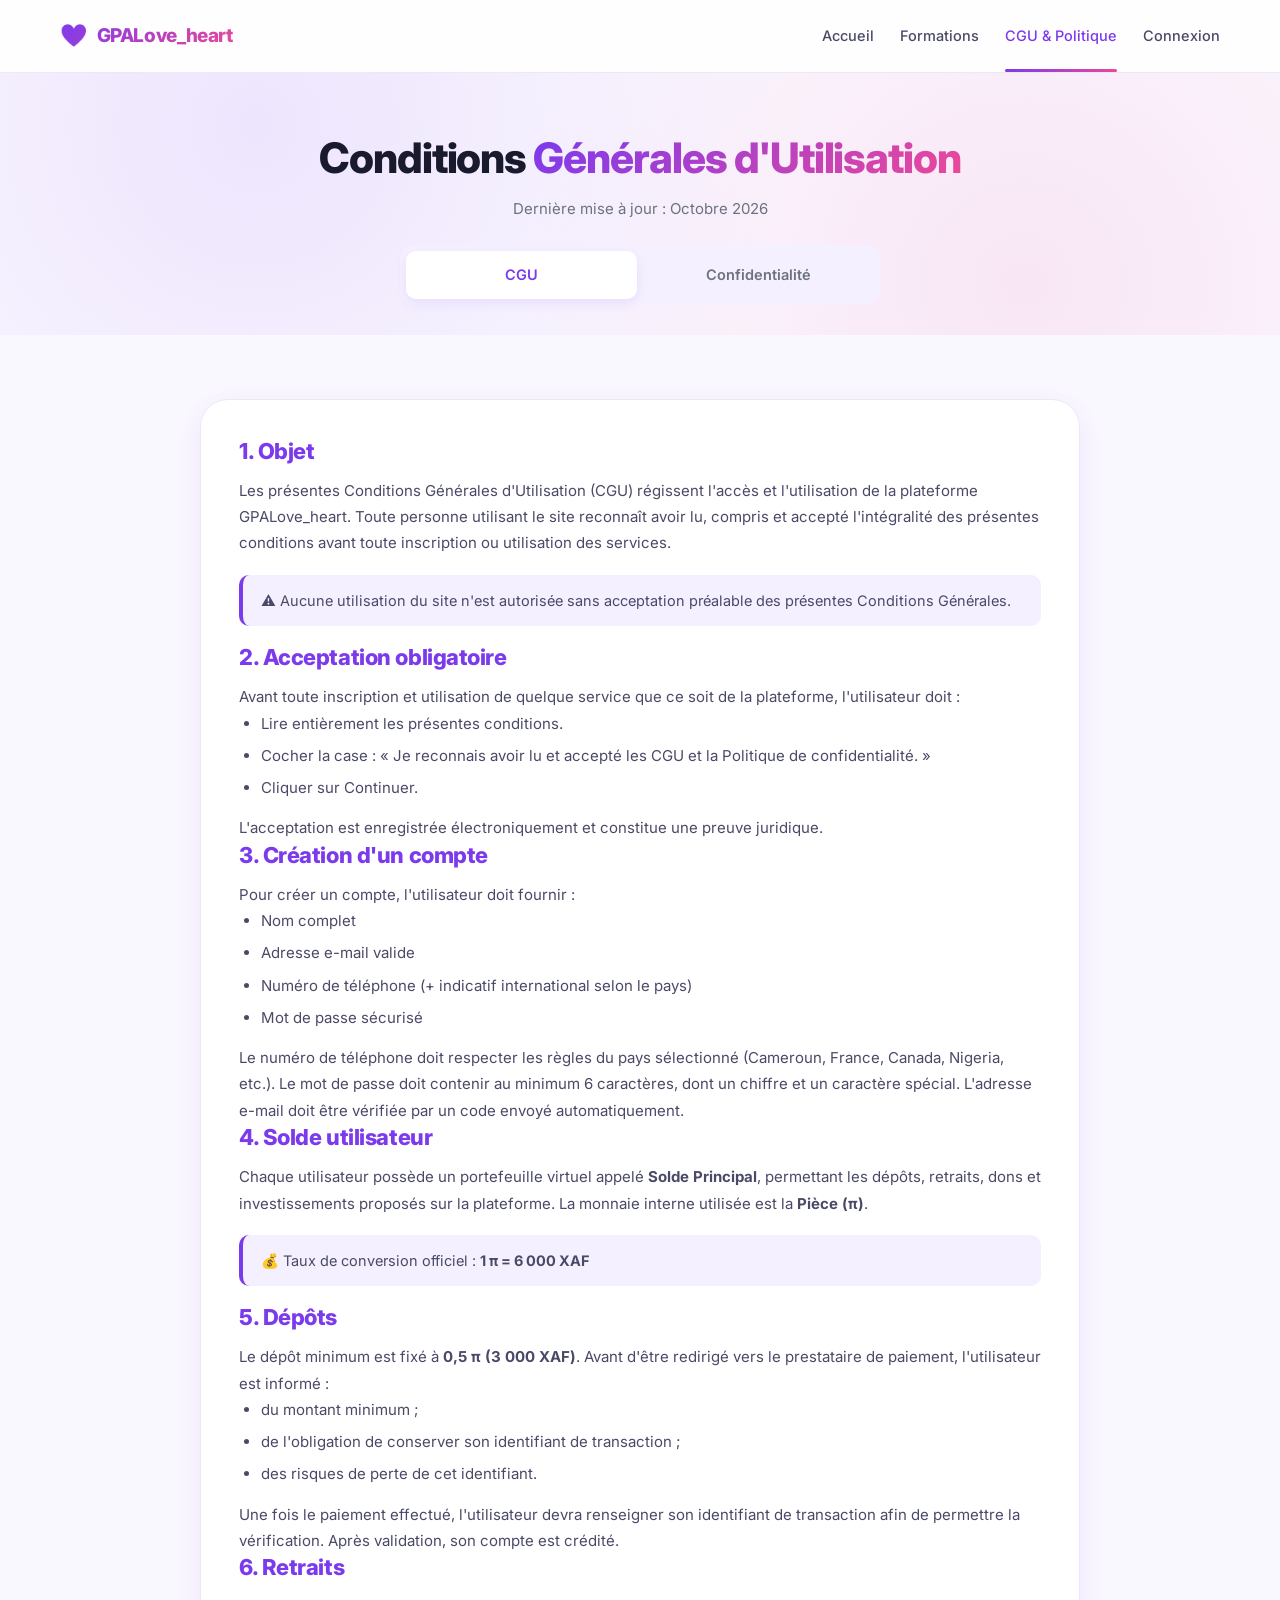
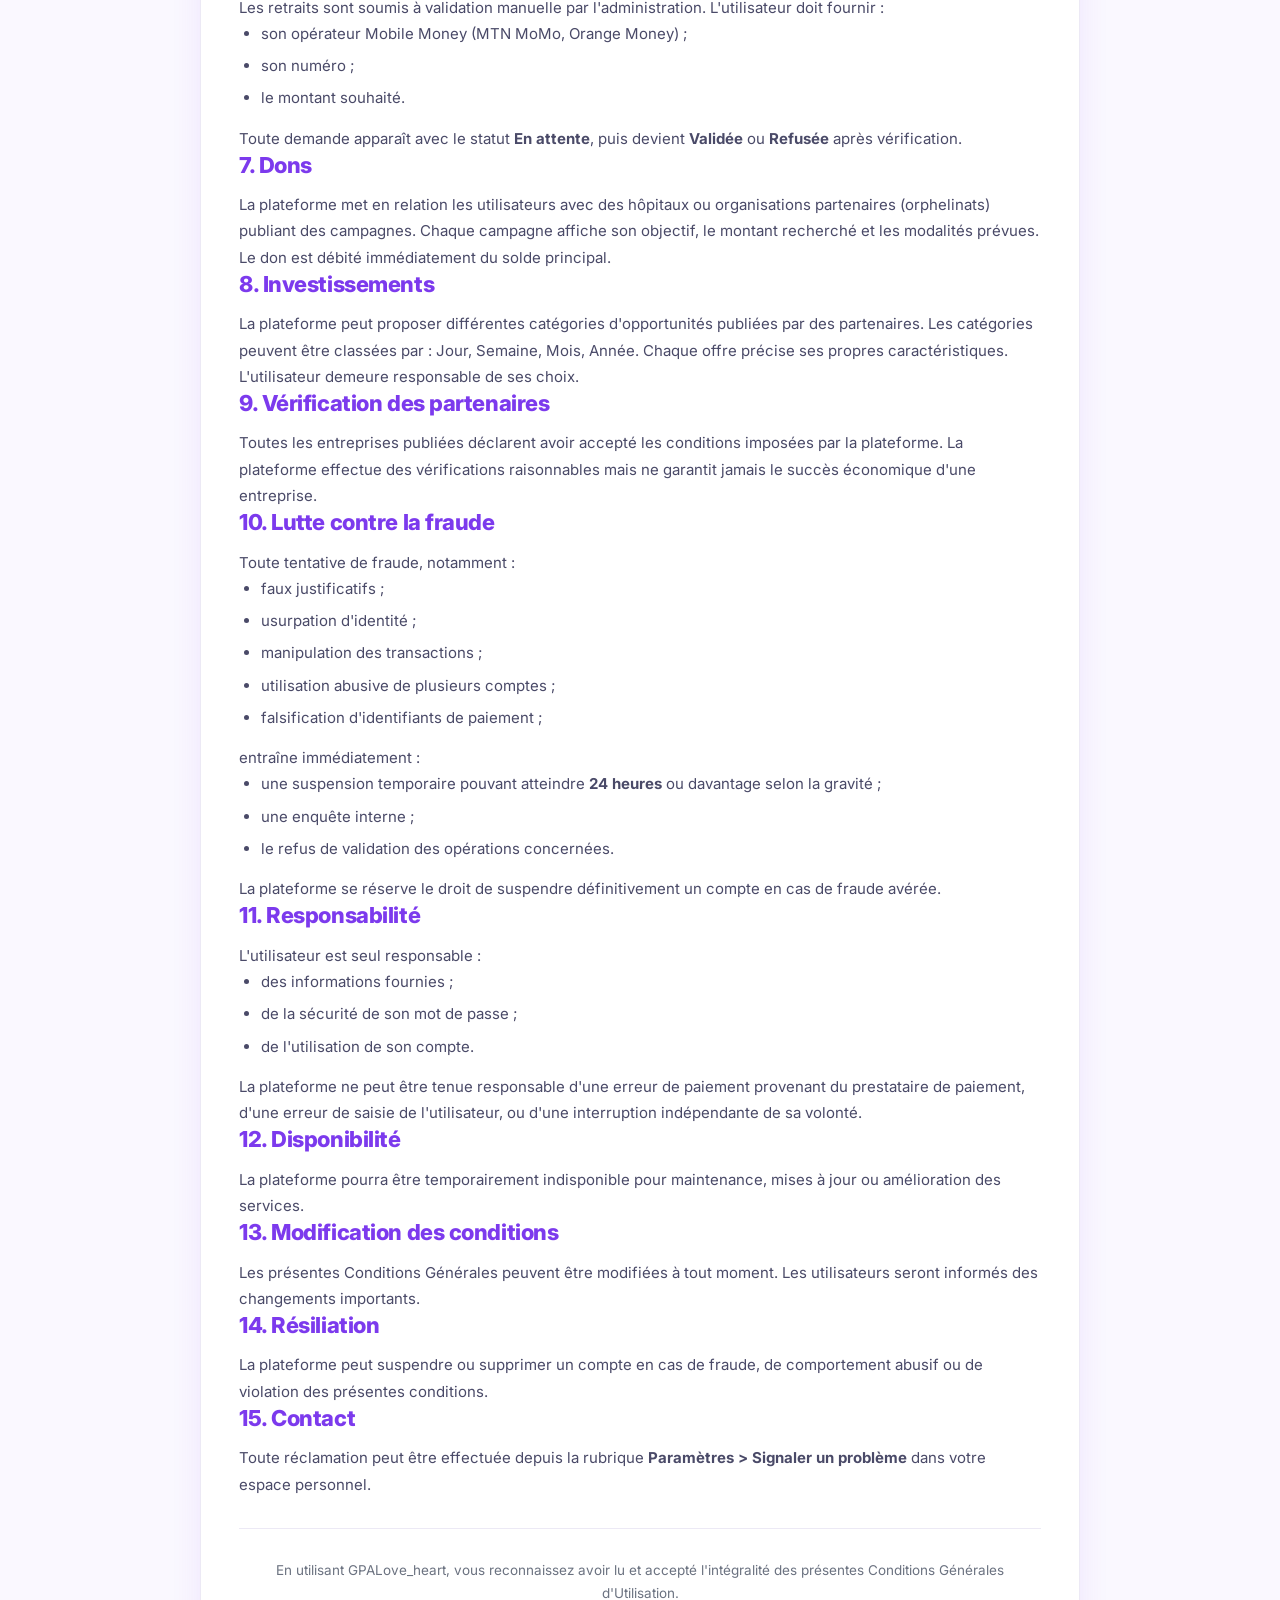
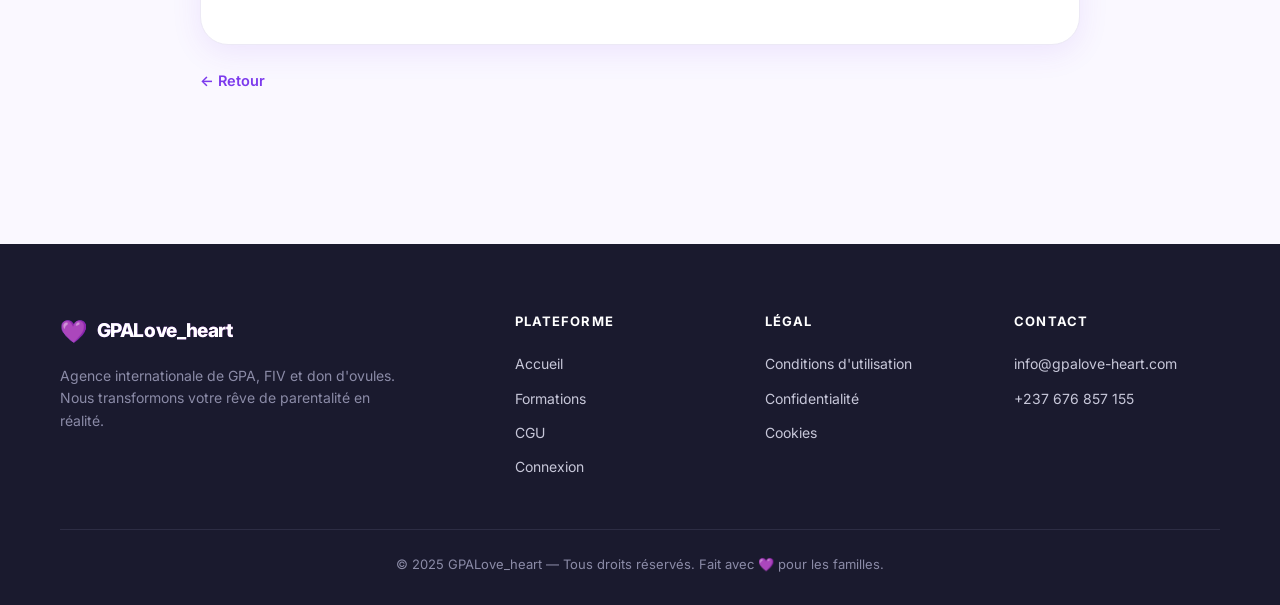
<file: cgu.html>
<!doctype html>
<html lang="fr">
<head>
<meta charset="utf-8">
<meta name="viewport" content="width=device-width,initial-scale=1">
<title>CGU & Politique de confidentialité — GPALove_heart</title>
<link rel="icon" href="https://monlogo.png">
<link rel="preconnect" href="https://fonts.googleapis.com">
<link rel="preconnect" href="https://fonts.gstatic.com" crossorigin>
<link href="https://fonts.googleapis.com/css2?family=Inter:wght@400;500;600;700;800;900&display=swap" rel="stylesheet">
<link rel="stylesheet" href="styles.css">
<style>
  .legal-hero{
    padding:60px 0 30px;
    background:
      radial-gradient(circle at 20% 20%, rgba(124,58,237,.10), transparent 50%),
      radial-gradient(circle at 80% 80%, rgba(236,72,153,.10), transparent 50%);
    text-align:center;
  }
  .legal-hero h1{
    font-size:clamp(28px,4.5vw,42px);
    font-weight:800;
    letter-spacing:-0.025em;
    margin-bottom:14px;
  }
  .legal-hero h1 span{
    background:var(--gradient);
    -webkit-background-clip:text;
    background-clip:text;
    -webkit-text-fill-color:transparent;
  }
  .legal-hero p{
    color:var(--muted);
    font-size:15px;
    margin-bottom:0;
  }
  .legal-tabs{
    display:flex;
    gap:6px;
    background:var(--bg-alt);
    padding:6px;
    border-radius:14px;
    max-width:480px;
    margin:24px auto 0;
  }
  .legal-tabs button{
    flex:1;
    padding:12px;
    border:none;
    background:transparent;
    border-radius:10px;
    font-weight:600;
    font-size:14.5px;
    cursor:pointer;
    color:var(--muted);
    transition:.2s;
  }
  .legal-tabs button.active{
    background:#fff;
    color:var(--primary);
    box-shadow:0 4px 12px rgba(124,58,237,.10);
  }
  .legal-pane{ display:none; }
  .legal-pane.active{ display:block; animation:fade .3s; }
  @keyframes fade{ from{opacity:0;transform:translateY(8px)} to{opacity:1;transform:none} }

  .legal-card{
    background:#fff;
    border-radius:var(--radius-lg);
    padding:38px;
    border:1px solid var(--line);
    box-shadow:var(--shadow);
    margin-top:34px;
  }
  .legal-card h2{
    font-size:22px;
    font-weight:800;
    margin-bottom:14px;
    color:var(--primary);
    letter-spacing:-0.02em;
  }
  .legal-card h3{
    font-size:16.5px;
    font-weight:700;
    margin:28px 0 10px;
    color:var(--text);
  }
  .legal-card p, .legal-card li{
    color:var(--text-soft);
    font-size:15px;
    line-height:1.75;
  }
  .legal-card ul{
    padding-left:22px;
    margin-bottom:14px;
  }
  .legal-card ul li{ margin-bottom:6px; }
  .legal-card .highlight{
    background:var(--bg-alt);
    border-left:4px solid var(--primary);
    padding:14px 18px;
    border-radius:10px;
    margin:18px 0;
    font-size:14.5px;
    color:var(--text-soft);
  }
  .legal-card hr{
    border:none;
    border-top:1px solid var(--line);
    margin:30px 0;
  }
  .back-link{
    display:inline-flex;
    align-items:center;
    gap:8px;
    color:var(--primary);
    font-weight:600;
    font-size:14.5px;
    margin-top:24px;
  }
  @media(max-width:640px){
    .legal-card{ padding:24px 20px; }
  }
</style>
</head>
<body>

<!-- ============================================================
     HEADER (avec le cœur 💜 comme les autres pages)
     ============================================================ -->
<header class="site">
  <div class="container nav">
    <a href="index.html" class="logo"><span class="heart">💜</span> GPALove_heart</a>
    <nav class="nav-links" id="navLinks">
      <a href="index.html">Accueil</a>
      <a href="formations.html">Formations</a>
      <a href="cgu.html" class="active">CGU & Politique</a>
      <a href="dashboard.html" id="navDash" style="display:none">Mon espace</a>
      <a href="auth.html" id="navLogin">Connexion</a>
    </nav>
    <button class="menu-toggle" onclick="document.getElementById('navLinks').classList.toggle('mobile-open')">☰</button>
  </div>
</header>

<!-- ============================================================
     HERO
     ============================================================ -->
<section class="legal-hero">
  <div class="container">
    <h1>Conditions <span>Générales d'Utilisation</span></h1>
    <p>Dernière mise à jour : Octobre 2026</p>

    <div class="legal-tabs">
      <button id="tabCgu" class="active" onclick="switchTab('cgu')">CGU</button>
      <button id="tabPrivacy" onclick="switchTab('privacy')">Confidentialité</button>
    </div>
  </div>
</section>

<!-- ============================================================
     CONTENU
     ============================================================ -->
<section style="padding-top:30px;padding-bottom:70px">
  <div class="container" style="max-width:920px">

    <!-- ============ CGU ============ -->
    <div class="legal-pane active" id="paneCgu">
      <div class="legal-card">

        <h2>1. Objet</h2>
        <p>Les présentes Conditions Générales d'Utilisation (CGU) régissent l'accès et l'utilisation de la plateforme GPALove_heart. Toute personne utilisant le site reconnaît avoir lu, compris et accepté l'intégralité des présentes conditions avant toute inscription ou utilisation des services.</p>
        <div class="highlight">
          ⚠️ Aucune utilisation du site n'est autorisée sans acceptation préalable des présentes Conditions Générales.
        </div>

        <h2>2. Acceptation obligatoire</h2>
        <p>Avant toute inscription et utilisation de quelque service que ce soit de la plateforme, l'utilisateur doit :</p>
        <ul>
          <li>Lire entièrement les présentes conditions.</li>
          <li>Cocher la case : « Je reconnais avoir lu et accepté les CGU et la Politique de confidentialité. »</li>
          <li>Cliquer sur Continuer.</li>
        </ul>
        <p>L'acceptation est enregistrée électroniquement et constitue une preuve juridique.</p>

        <h2>3. Création d'un compte</h2>
        <p>Pour créer un compte, l'utilisateur doit fournir :</p>
        <ul>
          <li>Nom complet</li>
          <li>Adresse e-mail valide</li>
          <li>Numéro de téléphone (+ indicatif international selon le pays)</li>
          <li>Mot de passe sécurisé</li>
        </ul>
        <p>Le numéro de téléphone doit respecter les règles du pays sélectionné (Cameroun, France, Canada, Nigeria, etc.). Le mot de passe doit contenir au minimum 6 caractères, dont un chiffre et un caractère spécial. L'adresse e-mail doit être vérifiée par un code envoyé automatiquement.</p>

        <h2>4. Solde utilisateur</h2>
        <p>Chaque utilisateur possède un portefeuille virtuel appelé <b>Solde Principal</b>, permettant les dépôts, retraits, dons et investissements proposés sur la plateforme. La monnaie interne utilisée est la <b>Pièce (π)</b>.</p>
        <div class="highlight">
          💰 Taux de conversion officiel : <b>1 π = 6 000 XAF</b>
        </div>

        <h2>5. Dépôts</h2>
        <p>Le dépôt minimum est fixé à <b>0,5 π (3 000 XAF)</b>. Avant d'être redirigé vers le prestataire de paiement, l'utilisateur est informé :</p>
        <ul>
          <li>du montant minimum ;</li>
          <li>de l'obligation de conserver son identifiant de transaction ;</li>
          <li>des risques de perte de cet identifiant.</li>
        </ul>
        <p>Une fois le paiement effectué, l'utilisateur devra renseigner son identifiant de transaction afin de permettre la vérification. Après validation, son compte est crédité.</p>

        <h2>6. Retraits</h2>
        <p>Les retraits sont soumis à validation manuelle par l'administration. L'utilisateur doit fournir :</p>
        <ul>
          <li>son opérateur Mobile Money (MTN MoMo, Orange Money) ;</li>
          <li>son numéro ;</li>
          <li>le montant souhaité.</li>
        </ul>
        <p>Toute demande apparaît avec le statut <b>En attente</b>, puis devient <b>Validée</b> ou <b>Refusée</b> après vérification.</p>

        <h2>7. Dons</h2>
        <p>La plateforme met en relation les utilisateurs avec des hôpitaux ou organisations partenaires (orphelinats) publiant des campagnes. Chaque campagne affiche son objectif, le montant recherché et les modalités prévues. Le don est débité immédiatement du solde principal.</p>

        <h2>8. Investissements</h2>
        <p>La plateforme peut proposer différentes catégories d'opportunités publiées par des partenaires. Les catégories peuvent être classées par : Jour, Semaine, Mois, Année. Chaque offre précise ses propres caractéristiques. L'utilisateur demeure responsable de ses choix.</p>

        <h2>9. Vérification des partenaires</h2>
        <p>Toutes les entreprises publiées déclarent avoir accepté les conditions imposées par la plateforme. La plateforme effectue des vérifications raisonnables mais ne garantit jamais le succès économique d'une entreprise.</p>

        <h2>10. Lutte contre la fraude</h2>
        <p>Toute tentative de fraude, notamment :</p>
        <ul>
          <li>faux justificatifs ;</li>
          <li>usurpation d'identité ;</li>
          <li>manipulation des transactions ;</li>
          <li>utilisation abusive de plusieurs comptes ;</li>
          <li>falsification d'identifiants de paiement ;</li>
        </ul>
        <p>entraîne immédiatement :</p>
        <ul>
          <li>une suspension temporaire pouvant atteindre <b>24 heures</b> ou davantage selon la gravité ;</li>
          <li>une enquête interne ;</li>
          <li>le refus de validation des opérations concernées.</li>
        </ul>
        <p>La plateforme se réserve le droit de suspendre définitivement un compte en cas de fraude avérée.</p>

        <h2>11. Responsabilité</h2>
        <p>L'utilisateur est seul responsable :</p>
        <ul>
          <li>des informations fournies ;</li>
          <li>de la sécurité de son mot de passe ;</li>
          <li>de l'utilisation de son compte.</li>
        </ul>
        <p>La plateforme ne peut être tenue responsable d'une erreur de paiement provenant du prestataire de paiement, d'une erreur de saisie de l'utilisateur, ou d'une interruption indépendante de sa volonté.</p>

        <h2>12. Disponibilité</h2>
        <p>La plateforme pourra être temporairement indisponible pour maintenance, mises à jour ou amélioration des services.</p>

        <h2>13. Modification des conditions</h2>
        <p>Les présentes Conditions Générales peuvent être modifiées à tout moment. Les utilisateurs seront informés des changements importants.</p>

        <h2>14. Résiliation</h2>
        <p>La plateforme peut suspendre ou supprimer un compte en cas de fraude, de comportement abusif ou de violation des présentes conditions.</p>

        <h2>15. Contact</h2>
        <p>Toute réclamation peut être effectuée depuis la rubrique <b>Paramètres &gt; Signaler un problème</b> dans votre espace personnel.</p>

        <hr>
        <p style="font-size:13.5px;color:var(--muted);text-align:center">
          En utilisant GPALove_heart, vous reconnaissez avoir lu et accepté l'intégralité des présentes Conditions Générales d'Utilisation.
        </p>
      </div>
    </div>

    <!-- ============ CONFIDENTIALITÉ ============ -->
    <div class="legal-pane" id="panePrivacy">
      <div class="legal-card">

        <h2>Politique de confidentialité</h2>
        <p>Chez GPALove_heart, nous accordons une importance primordiale à la protection de vos données personnelles. Cette politique explique quelles données nous collectons, pourquoi, et comment nous les protégeons.</p>

        <h3>📋 Données collectées</h3>
        <p>La plateforme collecte notamment :</p>
        <ul>
          <li>nom complet ;</li>
          <li>adresse e-mail ;</li>
          <li>numéro de téléphone ;</li>
          <li>historique des transactions ;</li>
          <li>historique des dons ;</li>
          <li>historique des retraits ;</li>
          <li>statistiques d'utilisation (temps en ligne, pages visitées).</li>
        </ul>

        <h3>🎯 Utilisation des données</h3>
        <p>Les données sont utilisées pour :</p>
        <ul>
          <li>gérer le compte utilisateur ;</li>
          <li>sécuriser les paiements ;</li>
          <li>lutter contre la fraude ;</li>
          <li>améliorer les services ;</li>
          <li>répondre aux demandes des utilisateurs.</li>
        </ul>

        <h3>🕒 Conservation</h3>
        <p>Les données sont conservées uniquement pendant la durée nécessaire au fonctionnement des services et au respect des obligations légales.</p>

        <h3>🔒 Sécurité</h3>
        <p>Toutes les informations sont protégées par des mesures de sécurité techniques et organisationnelles destinées à limiter les accès non autorisés. Nous utilisons notamment :</p>
        <ul>
          <li>le chiffrement HTTPS pour toutes les communications ;</li>
          <li>le hachage bcrypt pour les mots de passe (aucun mot de passe n'est stocké en clair) ;</li>
          <li>des jetons JWT pour les sessions ;</li>
          <li>une validation systématique des transactions via notre prestataire de paiement.</li>
        </ul>

        <h3>✅ Vos droits</h3>
        <p>Chaque utilisateur peut :</p>
        <ul>
          <li>consulter ses informations depuis son espace personnel ;</li>
          <li>demander leur correction ;</li>
          <li>demander la suppression de son compte, sous réserve des obligations légales de conservation.</li>
        </ul>

        <h3>🍪 Cookies</h3>
        <p>Le site peut utiliser des cookies afin :</p>
        <ul>
          <li>d'assurer le bon fonctionnement de la plateforme ;</li>
          <li>d'améliorer l'expérience utilisateur ;</li>
          <li>de mesurer les performances du site.</li>
        </ul>

        <h3>📩 Contact</h3>
        <p>Pour toute question relative à vos données personnelles, contactez-nous à <a href="mailto:info@gpalove-heart.com" style="color:var(--primary);font-weight:600">info@gpalove-heart.com</a>.</p>

        <hr>
        <div class="highlight">
          En utilisant la plateforme, l'utilisateur reconnaît avoir lu et accepté la présente Politique de confidentialité ainsi que les Conditions Générales d'Utilisation.
        </div>

      </div>
    </div>

    <a href="javascript:history.back()" class="back-link">← Retour</a>

  </div>
</section>

<!-- ============================================================
     FOOTER (avec le cœur 💜)
     ============================================================ -->
<footer class="site">
  <div class="container">
    <div class="footer-grid">
      <div>
        <div class="logo" style="color:#fff"><span class="heart">💜</span> GPALove_heart</div>
        <p>Agence internationale de GPA, FIV et don d'ovules. Nous transformons votre rêve de parentalité en réalité.</p>
      </div>
      <div>
        <h5>Plateforme</h5>
        <a href="index.html">Accueil</a>
        <a href="formations.html">Formations</a>
        <a href="cgu.html">CGU</a>
        <a href="auth.html">Connexion</a>
      </div>
      <div>
        <h5>Légal</h5>
        <a href="#" onclick="switchTab('cgu');return false">Conditions d'utilisation</a>
        <a href="#" onclick="switchTab('privacy');return false">Confidentialité</a>
        <a href="#" onclick="switchTab('privacy');return false">Cookies</a>
      </div>
      <div>
        <h5>Contact</h5>
        <a href="mailto:info@gpalove-heart.com">info@gpalove-heart.com</a>
        <a href="tel:+237676857155">+237 676 857 155</a>
      </div>
    </div>
    <div class="footer-bottom">
      © 2025 GPALove_heart — Tous droits réservés. Fait avec 💜 pour les familles.
    </div>
  </div>
</footer>

<!-- ============================================================
     SCRIPTS
     ============================================================ -->
<script src="api.js"></script>
<script>
/* Header connecté / visiteur */
if (getToken()) {
  document.getElementById('navLogin').style.display = 'none';
  document.getElementById('navDash').style.display = 'inline-block';
}

/* Tabs CGU / Confidentialité */
function switchTab(t) {
  document.querySelectorAll('.legal-pane').forEach(p => p.classList.remove('active'));
  document.querySelectorAll('.legal-tabs button').forEach(b => b.classList.remove('active'));
  if (t === 'privacy') {
    document.getElementById('panePrivacy').classList.add('active');
    document.getElementById('tabPrivacy').classList.add('active');
  } else {
    document.getElementById('paneCgu').classList.add('active');
    document.getElementById('tabCgu').classList.add('active');
  }
  window.scrollTo({ top: 0, behavior: 'smooth' });
}

/* Support du hash #privacy */
if (location.hash === '#privacy') switchTab('privacy');
</script>
</body>
</html>
</file>
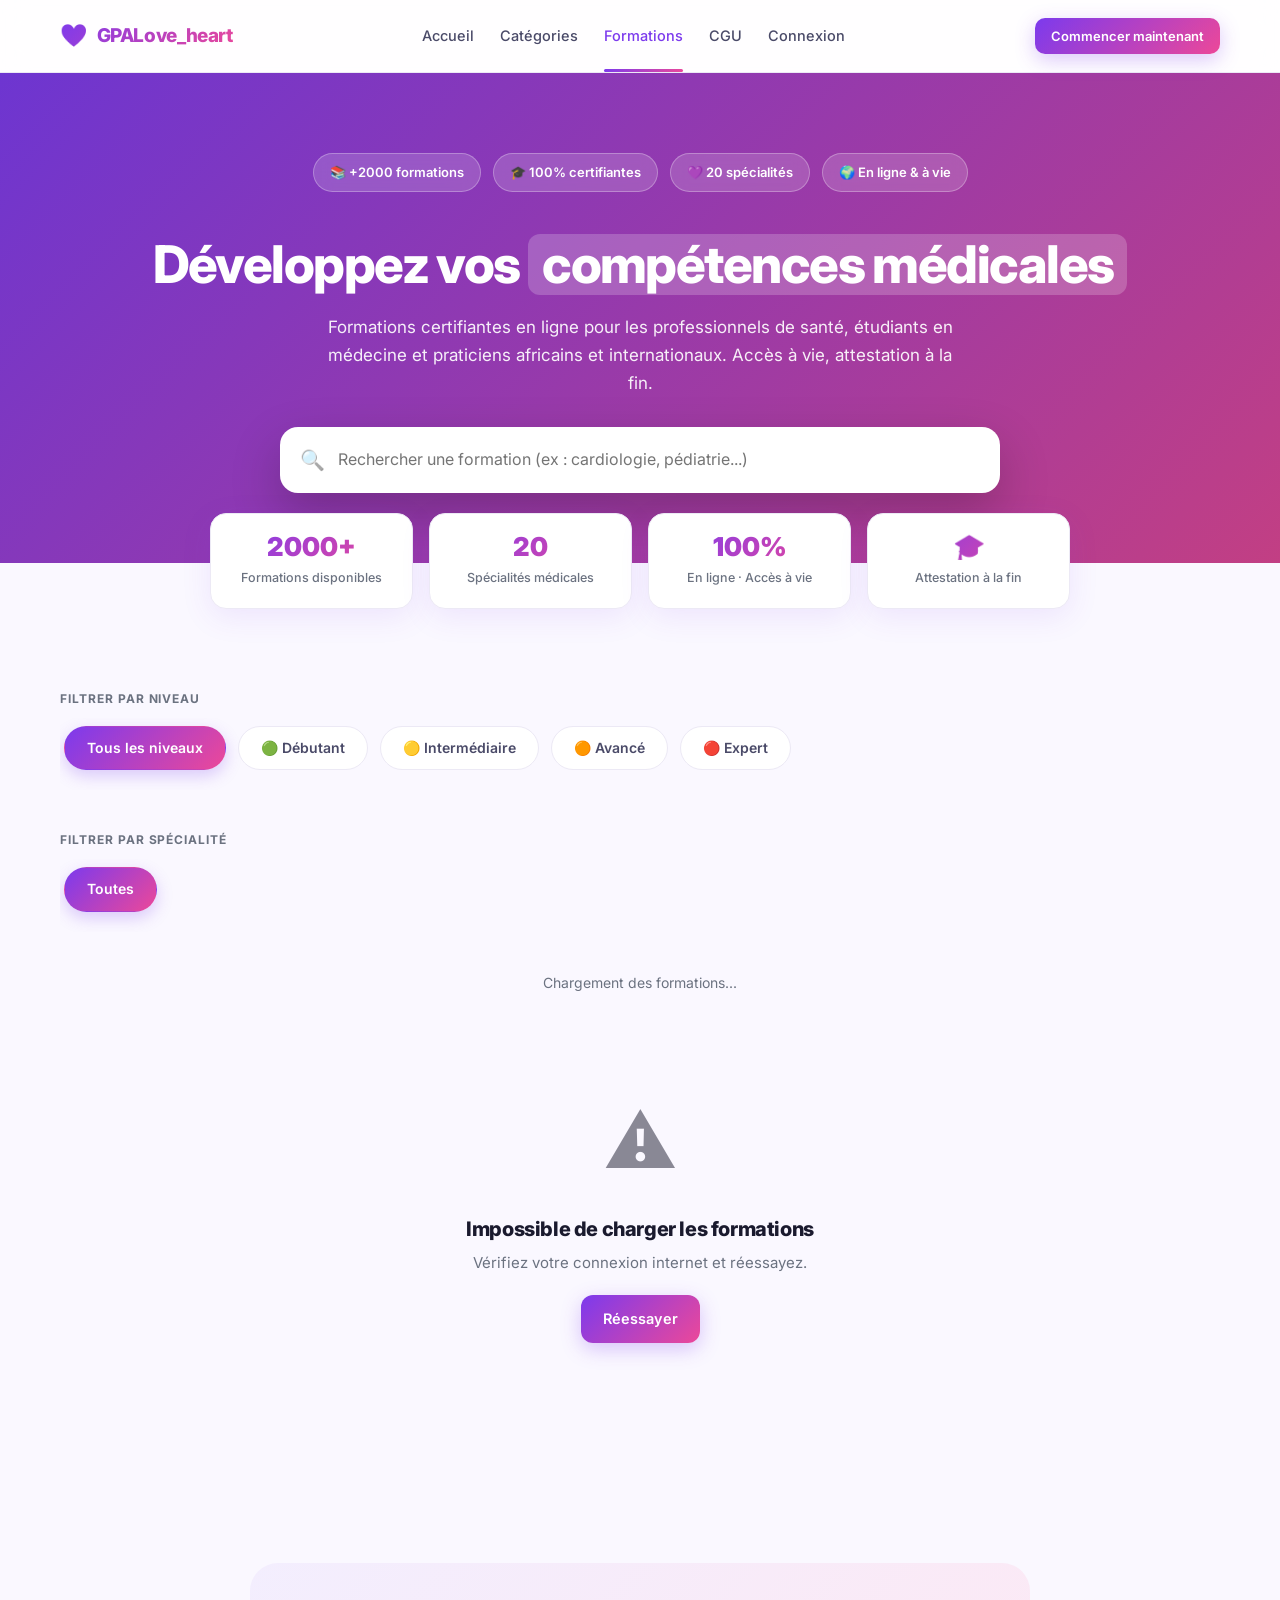
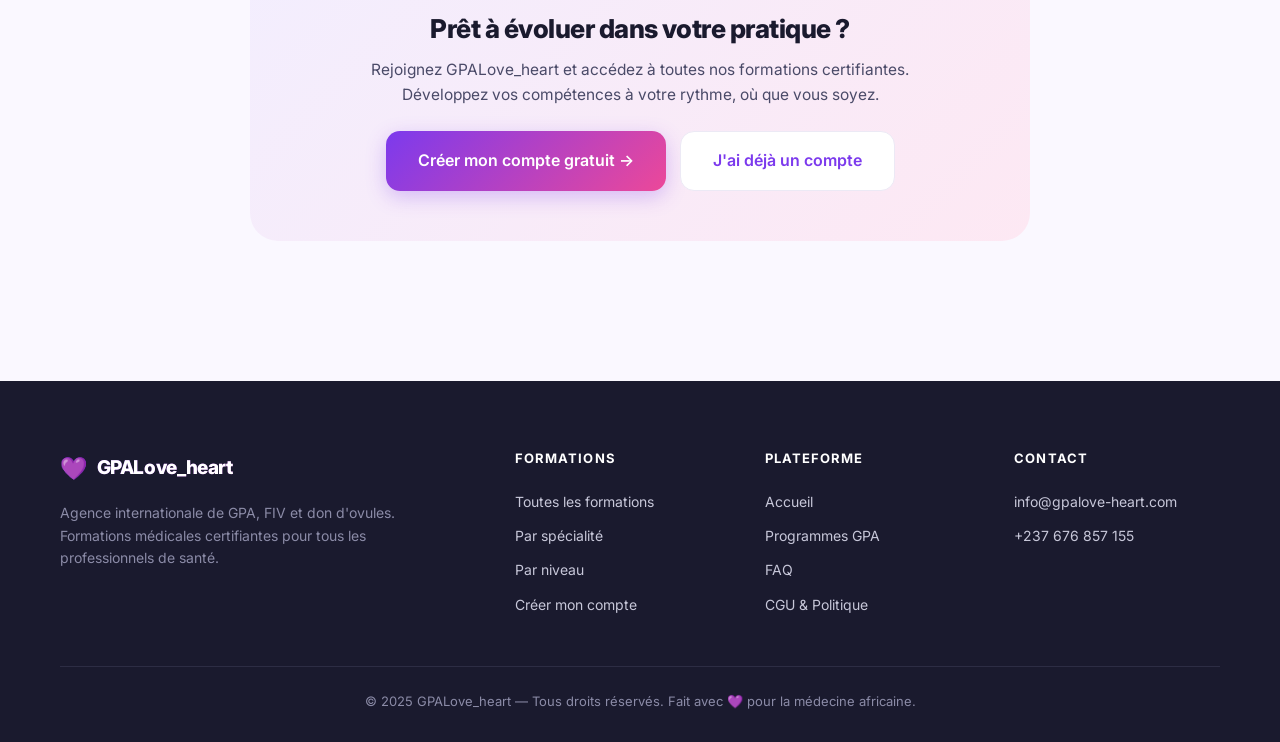
<file: formations.html>
<!doctype html>
<html lang="fr">
<head>
<meta charset="utf-8">
<meta name="viewport" content="width=device-width,initial-scale=1">
<title>Formations médicales — GPALove_heart</title>
<meta name="description" content="+2000 formations certifiantes en médecine : cardiologie, pédiatrie, obstétrique, gynécologie, chirurgie et plus. 100% en ligne.">
<link rel="icon" href="https://monlogo.png">
<link rel="preconnect" href="https://fonts.googleapis.com">
<link rel="preconnect" href="https://fonts.gstatic.com" crossorigin>
<link href="https://fonts.googleapis.com/css2?family=Inter:wght@400;500;600;700;800;900&display=swap" rel="stylesheet">
<link rel="stylesheet" href="styles.css">
<style>
  /* ====== HERO ====== */
  .formations-hero{
    padding: 0;
    position: relative;
    background: #1a1a2e;
    overflow: hidden;
  }
  .hero-backdrop{
    position: absolute;
    inset: 0;
    background-image: url('https://images.unsplash.com/photo-1576091160399-112ba8d25d1d?w=1600&q=80');
    background-size: cover;
    background-position: center;
    opacity: 0.32;
  }
  .hero-overlay{
    position: absolute;
    inset: 0;
    background: linear-gradient(135deg, rgba(124,58,237,.85) 0%, rgba(236,72,153,.80) 100%);
  }
  .formations-hero .container{
    position: relative;
    z-index: 2;
    padding: 80px 20px 70px;
  }
  .formations-hero h1{
    font-size: clamp(32px, 5.2vw, 52px);
    line-height: 1.1;
    font-weight: 800;
    letter-spacing: -0.03em;
    margin-bottom: 18px;
    text-align: center;
    color: #fff;
  }
  .formations-hero h1 span{
    color: #fff;
    background: rgba(255,255,255,.20);
    padding: 2px 14px;
    border-radius: 12px;
    display: inline-block;
    margin-top: 6px;
  }
  .formations-hero p{
    color: rgba(255,255,255,.92);
    font-size: 17px;
    max-width: 640px;
    margin: 0 auto 30px;
    text-align: center;
    line-height: 1.65;
  }
  .hero-badges{
    display: flex;
    gap: 12px;
    justify-content: center;
    flex-wrap: wrap;
    margin-bottom: 36px;
  }
  .hero-badge{
    display: inline-flex;
    align-items: center;
    gap: 8px;
    padding: 8px 16px;
    background: rgba(255,255,255,.16);
    border: 1px solid rgba(255,255,255,.28);
    border-radius: 30px;
    font-size: 13px;
    font-weight: 600;
    color: #fff;
    backdrop-filter: blur(8px);
  }

  /* Barre de recherche */
  .search-wrap{
    max-width: 720px;
    margin: 0 auto;
    position: relative;
  }
  .search-input{
    width: 100%;
    padding: 18px 56px 18px 56px;
    border: 2px solid transparent;
    border-radius: 18px;
    font-size: 16px;
    background: #fff;
    box-shadow: 0 20px 50px rgba(0,0,0,.22);
    transition: all .25s;
  }
  .search-input:focus{
    border-color: #fff;
    box-shadow: 0 24px 60px rgba(0,0,0,.30);
  }
  .search-icon{
    position: absolute;
    left: 20px;
    top: 50%;
    transform: translateY(-50%);
    font-size: 20px;
    opacity: .55;
  }
  .search-clear{
    position: absolute;
    right: 18px;
    top: 50%;
    transform: translateY(-50%);
    width: 32px;
    height: 32px;
    border-radius: 50%;
    background: var(--bg-alt);
    color: var(--primary);
    border: none;
    cursor: pointer;
    font-size: 16px;
    font-weight: 700;
    display: none;
  }
  .search-clear.visible{ display: grid; place-items: center; }

  /* Stats sous le hero */
  .formations-stats{
    display: grid;
    grid-template-columns: repeat(auto-fit, minmax(150px, 1fr));
    gap: 16px;
    max-width: 900px;
    margin: -50px auto 0;
    padding: 0 20px;
    position: relative;
    z-index: 3;
  }
  .formations-stat{
    background: #fff;
    border: 1px solid var(--line);
    border-radius: 16px;
    padding: 20px 16px;
    text-align: center;
    box-shadow: var(--shadow);
  }
  .formations-stat .num{
    font-size: 26px;
    font-weight: 900;
    background: var(--gradient);
    -webkit-background-clip: text;
    background-clip: text;
    -webkit-text-fill-color: transparent;
    line-height: 1;
    margin-bottom: 8px;
  }
  .formations-stat .lbl{
    font-size: 12.5px;
    color: var(--muted);
    font-weight: 500;
  }

  /* ====== FILTRES ====== */
  .filters-section{
    padding: 30px 0 10px;
  }
  .filters-label{
    font-size: 12px;
    font-weight: 700;
    letter-spacing: .08em;
    text-transform: uppercase;
    color: var(--muted);
    margin-bottom: 10px;
  }
  .filters-label span{
    color: var(--primary);
    font-weight: 800;
    margin-left: 6px;
  }

  /* ====== CARTE FORMATION ====== */
  .formation-card{
    background: #fff;
    border: 1px solid var(--line);
    border-radius: var(--radius);
    overflow: hidden;
    box-shadow: var(--shadow-sm);
    transition: all .28s;
    display: flex;
    flex-direction: column;
  }
  .formation-card:hover{
    transform: translateY(-5px);
    box-shadow: var(--shadow-lg);
    border-color: var(--primary-light);
  }
  .formation-img{
    height: 170px;
    background-size: cover;
    background-position: center;
    position: relative;
    background-color: var(--bg-alt);
  }
  .formation-img::after{
    content: '';
    position: absolute;
    inset: 0;
    background: linear-gradient(180deg, transparent 40%, rgba(0,0,0,.55) 100%);
  }
  .formation-level-badge{
    position: absolute;
    top: 12px;
    left: 12px;
    z-index: 2;
    padding: 5px 12px;
    border-radius: 20px;
    font-size: 11.5px;
    font-weight: 700;
    color: #fff;
    background: rgba(0,0,0,.55);
    backdrop-filter: blur(8px);
  }
  .formation-cat-badge{
    position: absolute;
    bottom: 12px;
    left: 12px;
    z-index: 2;
    padding: 5px 12px;
    border-radius: 20px;
    font-size: 11.5px;
    font-weight: 700;
    color: #fff;
    background: rgba(124,58,237,.85);
    backdrop-filter: blur(8px);
  }
  .formation-body{
    padding: 20px;
    display: flex;
    flex-direction: column;
    flex: 1;
  }
  .formation-card h3{
    font-size: 16px;
    font-weight: 700;
    margin-bottom: 10px;
    line-height: 1.35;
  }
  .formation-card p{
    color: var(--muted);
    font-size: 13.5px;
    line-height: 1.6;
    flex: 1;
    margin-bottom: 16px;
  }
  .formation-footer{
    display: flex;
    justify-content: space-between;
    align-items: center;
    gap: 10px;
    padding-top: 14px;
    border-top: 1px solid var(--line);
  }
  .duration-info{
    font-size: 12.5px;
    color: var(--muted);
    display: flex;
    align-items: center;
    gap: 4px;
  }
  .duration-info b{ color: var(--primary); }

  /* ====== ÉTATS ====== */
  .empty-search{
    text-align: center;
    padding: 70px 20px;
    grid-column: 1 / -1;
  }
  .empty-search .icon{ font-size: 72px; margin-bottom: 18px; opacity: .5; }
  .empty-search h3{ font-size: 20px; margin-bottom: 10px; }
  .empty-search p{ color: var(--muted); font-size: 15px; }

  .load-more-wrap{
    text-align: center;
    padding: 46px 0 0;
  }
  .progress-info{
    color: var(--muted);
    font-size: 14px;
    margin-bottom: 18px;
    text-align: center;
  }
  .progress-info b{ color: var(--primary); }

  /* ====== CTA BAS ====== */
  .formations-cta{
    background: var(--gradient-soft);
    border-radius: var(--radius-lg);
    padding: 50px 30px;
    text-align: center;
    margin-top: 70px;
  }
  .formations-cta h2{ font-size: 26px; margin-bottom: 14px; }
  .formations-cta p{
    color: var(--text-soft);
    font-size: 15.5px;
    margin-bottom: 24px;
    max-width: 560px;
    margin-left: auto;
    margin-right: auto;
  }

  @media (max-width: 640px){
    .formations-hero .container{ padding: 56px 16px 50px; }
    .search-input{ padding: 16px 48px 16px 48px; font-size: 15px; }
    .formation-img{ height: 150px; }
    .formations-stats{ margin-top: -30px; }
  }
</style>
</head>
<body>

<!-- ============================================================
     HEADER
     ============================================================ -->
<header class="site">
  <div class="container nav">
    <a href="index.html" class="logo"><span class="heart">💜</span> GPALove_heart</a>
    <nav class="nav-links" id="navLinks">
      <a href="index.html">Accueil</a>
      <a href="#categories">Catégories</a>
      <a href="formations.html" class="active">Formations</a>
      <a href="cgu.html">CGU</a>
      <a href="dashboard.html" id="navDash" style="display:none">Mon espace</a>
      <a href="auth.html" id="navLogin">Connexion</a>
    </nav>
    <div style="display:flex;gap:10px;align-items:center">
      <a href="auth.html#signup" class="btn btn-primary btn-sm" id="btnSignup">Commencer maintenant</a>
      <button class="menu-toggle" onclick="document.getElementById('navLinks').classList.toggle('mobile-open')">☰</button>
    </div>
  </div>
</header>

<!-- ============================================================
     HERO
     ============================================================ -->
<section class="formations-hero">
  <div class="hero-backdrop"></div>
  <div class="hero-overlay"></div>

  <div class="container">
    <div class="hero-badges">
      <span class="hero-badge">📚 +2000 formations</span>
      <span class="hero-badge">🎓 100% certifiantes</span>
      <span class="hero-badge">💜 20 spécialités</span>
      <span class="hero-badge">🌍 En ligne & à vie</span>
    </div>

    <h1>Développez vos <span>compétences médicales</span></h1>
    <p>Formations certifiantes en ligne pour les professionnels de santé, étudiants en médecine et praticiens africains et internationaux. Accès à vie, attestation à la fin.</p>

    <!-- Recherche -->
    <div class="search-wrap">
      <span class="search-icon">🔍</span>
      <input type="text" id="searchInput" class="search-input"
             placeholder="Rechercher une formation (ex : cardiologie, pédiatrie...)">
      <button class="search-clear" id="searchClear" onclick="clearSearch()">×</button>
    </div>
  </div>
</section>

<!-- ============================================================
     STATS RAPIDES
     ============================================================ -->
<div class="formations-stats">
  <div class="formations-stat">
    <div class="num" id="statTotal">2000+</div>
    <div class="lbl">Formations disponibles</div>
  </div>
  <div class="formations-stat">
    <div class="num" id="statCategories">20</div>
    <div class="lbl">Spécialités médicales</div>
  </div>
  <div class="formations-stat">
    <div class="num">100%</div>
    <div class="lbl">En ligne · Accès à vie</div>
  </div>
  <div class="formations-stat">
    <div class="num">🎓</div>
    <div class="lbl">Attestation à la fin</div>
  </div>
</div>

<!-- ============================================================
     FILTRES + RÉSULTATS
     ============================================================ -->
<section id="categories" style="padding-top:50px;padding-bottom:80px">
  <div class="container">

    <!-- Filtres par niveau -->
    <div class="filters-section">
      <div class="filters-label">Filtrer par niveau</div>
      <div class="cat-scroll" id="levelFilters">
        <button class="cat-pill active" data-level="all">Tous les niveaux</button>
        <button class="cat-pill" data-level="Débutant">🟢 Débutant</button>
        <button class="cat-pill" data-level="Intermédiaire">🟡 Intermédiaire</button>
        <button class="cat-pill" data-level="Avancé">🟠 Avancé</button>
        <button class="cat-pill" data-level="Expert">🔴 Expert</button>
      </div>
    </div>

    <!-- Filtres par catégorie -->
    <div class="filters-section">
      <div class="filters-label">Filtrer par spécialité</div>
      <div class="cat-scroll" id="catFilters">
        <button class="cat-pill active" data-cat="all">Toutes</button>
      </div>
    </div>

    <!-- Info résultats -->
    <div class="progress-info" id="resultsInfo" style="margin-top:30px">
      Chargement des formations...
    </div>

    <!-- Grille -->
    <div class="grid grid-3" id="formationsList" style="margin-top:20px">
      <div class="loader" style="grid-column:1/-1"></div>
    </div>

    <!-- Charger plus -->
    <div class="load-more-wrap" id="loadMoreWrap" style="display:none">
      <button class="btn btn-primary btn-lg" id="loadMoreBtn" onclick="loadMore()">
        Charger plus de formations ↓
      </button>
    </div>

  </div>
</section>

<!-- ============================================================
     CTA
     ============================================================ -->
<section style="padding-top:0;padding-bottom:60px">
  <div class="container" style="max-width:820px">
    <div class="formations-cta">
      <h2>Prêt à évoluer dans votre pratique ?</h2>
      <p>Rejoignez GPALove_heart et accédez à toutes nos formations certifiantes. Développez vos compétences à votre rythme, où que vous soyez.</p>
      <div style="display:flex;gap:14px;justify-content:center;flex-wrap:wrap">
        <a href="auth.html#signup" class="btn btn-primary btn-lg">Créer mon compte gratuit →</a>
        <a href="auth.html" class="btn btn-ghost btn-lg">J'ai déjà un compte</a>
      </div>
    </div>
  </div>
</section>

<!-- ============================================================
     FOOTER
     ============================================================ -->
<footer class="site">
  <div class="container">
    <div class="footer-grid">
      <div>
        <div class="logo" style="color:#fff"><span class="heart">💜</span> GPALove_heart</div>
        <p>Agence internationale de GPA, FIV et don d'ovules. Formations médicales certifiantes pour tous les professionnels de santé.</p>
      </div>
      <div>
        <h5>Formations</h5>
        <a href="#categories">Toutes les formations</a>
        <a href="#categories">Par spécialité</a>
        <a href="#categories">Par niveau</a>
        <a href="auth.html#signup">Créer mon compte</a>
      </div>
      <div>
        <h5>Plateforme</h5>
        <a href="index.html">Accueil</a>
        <a href="index.html#programmes">Programmes GPA</a>
        <a href="index.html#faq">FAQ</a>
        <a href="cgu.html">CGU & Politique</a>
      </div>
      <div>
        <h5>Contact</h5>
        <a href="mailto:info@gpalove-heart.com">info@gpalove-heart.com</a>
        <a href="tel:+237676857155">+237 676 857 155</a>
      </div>
    </div>
    <div class="footer-bottom">
      © 2025 GPALove_heart — Tous droits réservés. Fait avec 💜 pour la médecine africaine.
    </div>
  </div>
</footer>

<!-- ============================================================
     SCRIPTS
     ============================================================ -->
<script src="api.js"></script>
<script>
/* ===== Header connecté / visiteur ===== */
if (getToken()) {
  document.getElementById('navLogin').style.display = 'none';
  document.getElementById('navDash').style.display = 'inline-block';
  document.getElementById('btnSignup').textContent = 'Mon espace';
  document.getElementById('btnSignup').href = 'dashboard.html';
}

/* ============================================================
   IMAGES PAR SPÉCIALITÉ (Unsplash direct)
   ============================================================ */
const CATEGORY_IMAGES = {
  'Cardiologie':        'https://images.unsplash.com/photo-1628348068343-c6a848d2b6dd?w=600&q=80',
  'Pédiatrie':          'https://images.unsplash.com/photo-1632053002928-1919a2dbf7b7?w=600&q=80',
  'Obstétrique':        'https://images.unsplash.com/photo-1559757148-5c350d0d3c56?w=600&q=80',
  'Gynécologie':        'https://images.unsplash.com/photo-1631217868264-e5b90bb7e133?w=600&q=80',
  'Chirurgie générale': 'https://images.unsplash.com/photo-1551601651-2a8555f1a136?w=600&q=80',
  'Anesthésie':         'https://images.unsplash.com/photo-1579154204601-01588f351e67?w=600&q=80',
  'Radiologie':         'https://images.unsplash.com/photo-1516549655169-df83a0774514?w=600&q=80',
  'Oncologie':          'https://images.unsplash.com/photo-1631563019676-dade0dbdb8fc?w=600&q=80',
  'Neurologie':         'https://images.unsplash.com/photo-1559757175-0eb30cd8c063?w=600&q=80',
  'Dermatologie':       'https://images.unsplash.com/photo-1612349317150-e413f6a5b16d?w=600&q=80',
  'Psychiatrie':        'https://images.unsplash.com/photo-1573497019940-1c28c88b4f3e?w=600&q=80',
  'Médecine générale':  'https://images.unsplash.com/photo-1576091160399-112ba8d25d1d?w=600&q=80',
  'Urgences':           'https://images.unsplash.com/photo-1612277795421-9bc7706a4a34?w=600&q=80',
  'Soins infirmiers':   'https://images.unsplash.com/photo-1584982751601-97dcc096659c?w=600&q=80',
  'Pharmacologie':      'https://images.unsplash.com/photo-1587854692152-cbe660dbde88?w=600&q=80',
  'Nutrition clinique': 'https://images.unsplash.com/photo-1490645935967-10de6ba17061?w=600&q=80',
  'Génétique médicale': 'https://images.unsplash.com/photo-1628595351029-c2bf17511435?w=600&q=80',
  'Endocrinologie':     'https://images.unsplash.com/photo-1579154204601-01588f351e67?w=600&q=80',
  'Ophtalmologie':      'https://images.unsplash.com/photo-1580281658223-9b93f18ae9ae?w=600&q=80',
  'Orthopédie':         'https://images.unsplash.com/photo-1583912268183-211b6b0c3d4a?w=600&q=80'
};
const DEFAULT_IMAGE = 'https://images.unsplash.com/photo-1576091160399-112ba8d25d1d?w=600&q=80';

function getCategoryImage(cat){
  return CATEGORY_IMAGES[cat] || DEFAULT_IMAGE;
}

/* ============================================================
   ÉTAT GLOBAL
   ============================================================ */
const state = {
  search: '',
  level: 'all',
  category: 'all',
  page: 0,
  pageSize: 24,
  allLoaded: [],
  allCategories: [],
  filtered: []
};

/* ============================================================
   CHARGER TOUTES LES FORMATIONS
   ============================================================ */
async function loadAllFormations() {
  const box = document.getElementById('formationsList');
  box.innerHTML = '<div class="loader" style="grid-column:1/-1"></div>';
  try {
    const data = await apiGetFormations('', 2000);
    state.allLoaded = data.list || [];
    state.total = data.total || state.allLoaded.length;

    const cats = [...new Set(state.allLoaded.map(f => f.category).filter(Boolean))].sort();
    state.allCategories = cats;

    document.getElementById('statTotal').textContent = (state.total >= 1000)
      ? (Math.floor(state.total / 1000) + 'k+')
      : state.total;
    document.getElementById('statCategories').textContent = cats.length;

    renderCategoryFilters();
    applyFilters();
  } catch (e) {
    box.innerHTML = `
      <div class="empty-search">
        <div class="icon">⚠️</div>
        <h3>Impossible de charger les formations</h3>
        <p>Vérifiez votre connexion internet et réessayez.</p>
        <button class="btn btn-primary" style="margin-top:20px" onclick="loadAllFormations()">Réessayer</button>
      </div>`;
    console.error(e);
  }
}

/* ============================================================
   FILTRES CATÉGORIES
   ============================================================ */
function renderCategoryFilters() {
  const box = document.getElementById('catFilters');
  const pills = ['<button class="cat-pill active" data-cat="all">Toutes</button>'];
  state.allCategories.forEach(cat => {
    pills.push(`<button class="cat-pill" data-cat="${cat}">${cat}</button>`);
  });
  box.innerHTML = pills.join('');
  box.querySelectorAll('[data-cat]').forEach(p => {
    p.onclick = () => {
      box.querySelectorAll('[data-cat]').forEach(x => x.classList.remove('active'));
      p.classList.add('active');
      state.category = p.dataset.cat;
      state.page = 0;
      applyFilters();
    };
  });
}

/* ============================================================
   FILTRES NIVEAU
   ============================================================ */
document.querySelectorAll('[data-level]').forEach(p => {
  p.onclick = () => {
    document.querySelectorAll('[data-level]').forEach(x => x.classList.remove('active'));
    p.classList.add('active');
    state.level = p.dataset.level;
    state.page = 0;
    applyFilters();
  };
});

/* ============================================================
   RECHERCHE
   ============================================================ */
let searchTimeout;
document.getElementById('searchInput').addEventListener('input', (e) => {
  clearTimeout(searchTimeout);
  const clear = document.getElementById('searchClear');
  clear.classList.toggle('visible', e.target.value.length > 0);
  searchTimeout = setTimeout(() => {
    state.search = e.target.value.trim().toLowerCase();
    state.page = 0;
    applyFilters();
  }, 250);
});

function clearSearch() {
  document.getElementById('searchInput').value = '';
  document.getElementById('searchClear').classList.remove('visible');
  state.search = '';
  state.page = 0;
  applyFilters();
}

/* ============================================================
   APPLIQUER FILTRES
   ============================================================ */
function applyFilters() {
  let list = state.allLoaded.slice();

  if (state.level !== 'all') {
    list = list.filter(f => f.level === state.level);
  }

  if (state.category !== 'all') {
    list = list.filter(f => f.category === state.category);
  }

  if (state.search) {
    const q = state.search;
    list = list.filter(f =>
      (f.title || '').toLowerCase().includes(q) ||
      (f.description || '').toLowerCase().includes(q) ||
      (f.category || '').toLowerCase().includes(q)
    );
  }

  state.filtered = list;
  state.page = 0;
  renderFormations();
}

/* ============================================================
   AFFICHER FORMATIONS
   ============================================================ */
function renderFormations() {
  const box = document.getElementById('formationsList');
  const info = document.getElementById('resultsInfo');
  const loadMore = document.getElementById('loadMoreWrap');
  const total = state.filtered.length;

  if (!total) {
    box.innerHTML = `
      <div class="empty-search">
        <div class="icon">🔍</div>
        <h3>Aucune formation trouvée</h3>
        <p>Essayez de modifier vos filtres ou votre recherche.</p>
        <button class="btn btn-primary" style="margin-top:20px" onclick="resetFilters()">Réinitialiser les filtres</button>
      </div>`;
    info.textContent = '';
    loadMore.style.display = 'none';
    return;
  }

  const start = state.page * state.pageSize;
  const end = Math.min(start + state.pageSize, total);
  const slice = state.filtered.slice(start, end);

  const cards = slice.map(f => `
    <div class="formation-card">
      <div class="formation-img" style="background-image:url('${getCategoryImage(f.category)}')">
        <span class="formation-level-badge">${f.level || 'Débutant'}</span>
        <span class="formation-cat-badge">${f.category || 'Général'}</span>
      </div>
      <div class="formation-body">
        <h3>${f.title}</h3>
        <p>${(f.description || '').slice(0, 130)}${(f.description || '').length > 130 ? '...' : ''}</p>
        <div class="formation-footer">
          <span class="duration-info">⏱ <b>${f.duration || 4}h</b></span>
          <a href="auth.html#signup" class="btn btn-primary btn-sm">S'inscrire →</a>
        </div>
      </div>
    </div>
  `).join('');

  if (state.page === 0) {
    box.innerHTML = cards;
  } else {
    box.insertAdjacentHTML('beforeend', cards);
  }

  const count = Math.min(end, total);
  info.innerHTML = `<b>${count}</b> formation(s) affichée(s) sur <b>${total}</b>`;
  if (state.search) info.innerHTML += ` — recherche : « ${state.search} »`;
  if (state.level !== 'all') info.innerHTML += ` — niveau : ${state.level}`;
  if (state.category !== 'all') info.innerHTML += ` — spécialité : ${state.category}`;

  if (end < total) {
    loadMore.style.display = 'block';
    document.getElementById('loadMoreBtn').innerHTML = `Charger plus de formations ↓ (${total - end} restantes)`;
  } else {
    loadMore.style.display = 'none';
  }
}

/* ============================================================
   CHARGER PLUS
   ============================================================ */
function loadMore() {
  state.page++;
  renderFormations();
}

/* ============================================================
   RÉINITIALISER
   ============================================================ */
function resetFilters() {
  state.search = '';
  state.level = 'all';
  state.category = 'all';
  document.getElementById('searchInput').value = '';
  document.getElementById('searchClear').classList.remove('visible');
  document.querySelectorAll('[data-level]').forEach(x => x.classList.remove('active'));
  document.querySelector('[data-level="all"]').classList.add('active');
  document.querySelectorAll('[data-cat]').forEach(x => x.classList.remove('active'));
  document.querySelector('[data-cat="all"]').classList.add('active');
  applyFilters();
}

/* Touche Échap */
document.addEventListener('keydown', e => {
  if (e.key === 'Escape' && document.activeElement.id === 'searchInput') {
    clearSearch();
  }
});

/* Init */
loadAllFormations();
</script>
</body>
</html>
</file>
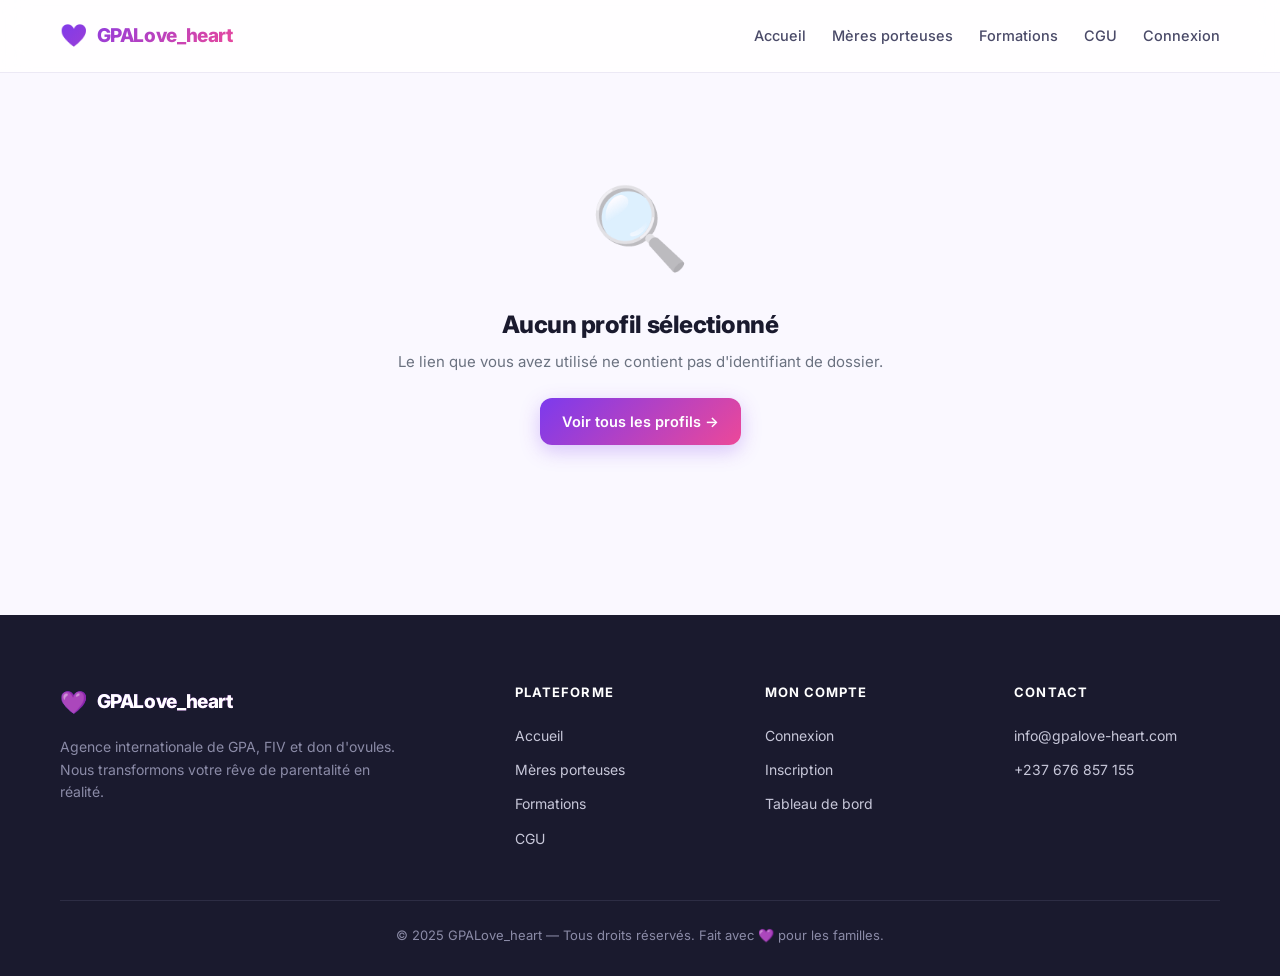
<file: mere.html>
<!doctype html>
<html lang="fr">
<head>
<meta charset="utf-8">
<meta name="viewport" content="width=device-width,initial-scale=1">
<title>Profil Mère Porteuse — GPALove_heart</title>
<meta name="description" content="Consultez le dossier médical et financier d'une mère porteuse vérifiée. Copiez le lien et envoyez-le à votre agent WhatsApp.">
<link rel="icon" href="https://monlogo.png">
<link rel="preconnect" href="https://fonts.googleapis.com">
<link rel="preconnect" href="https://fonts.gstatic.com" crossorigin>
<link href="https://fonts.googleapis.com/css2?family=Inter:wght@400;500;600;700;800;900&display=swap" rel="stylesheet">
<link rel="stylesheet" href="styles.css">
<style>
  /* ====== PROFIL HERO ====== */
  .profile-hero{
    position: relative;
    background: #1a1a2e;
    overflow: hidden;
    padding: 0;
  }
  .profile-backdrop{
    position: absolute;
    inset: 0;
    background-size: cover;
    background-position: center;
    opacity: 0.28;
  }
  .profile-overlay{
    position: absolute;
    inset: 0;
    background: linear-gradient(135deg, rgba(124,58,237,.88) 0%, rgba(236,72,153,.82) 100%);
  }
  .profile-hero .container{
    position: relative;
    z-index: 2;
    padding: 70px 20px 60px;
  }
  .profile-avatar-lg{
    width: 140px;
    height: 140px;
    border-radius: 50%;
    background-size: cover;
    background-position: center;
    border: 5px solid rgba(255,255,255,.35);
    box-shadow: 0 20px 50px rgba(0,0,0,.30);
    margin: 0 auto 22px;
  }
  .profile-name{
    font-size: clamp(26px, 4vw, 38px);
    font-weight: 800;
    color: #fff;
    text-align: center;
    letter-spacing: -0.02em;
    margin-bottom: 10px;
  }
  .profile-sub{
    text-align: center;
    color: rgba(255,255,255,.92);
    font-size: 15.5px;
    margin-bottom: 24px;
  }
  .profile-badges{
    display: flex;
    gap: 10px;
    justify-content: center;
    flex-wrap: wrap;
    margin-bottom: 26px;
  }
  .profile-badge{
    padding: 6px 14px;
    background: rgba(255,255,255,.18);
    border: 1px solid rgba(255,255,255,.28);
    border-radius: 30px;
    color: #fff;
    font-size: 12.5px;
    font-weight: 600;
    backdrop-filter: blur(8px);
  }

  /* Compteur de choix */
  .chosen-count{
    background: rgba(255,255,255,.15);
    border: 2px solid rgba(255,255,255,.35);
    border-radius: 16px;
    padding: 18px 24px;
    text-align: center;
    max-width: 300px;
    margin: 0 auto 24px;
    backdrop-filter: blur(10px);
  }
  .chosen-count .num{
    font-size: 32px;
    font-weight: 900;
    color: #fff;
    line-height: 1;
    margin-bottom: 6px;
  }
  .chosen-count .lbl{
    font-size: 12.5px;
    color: rgba(255,255,255,.85);
    font-weight: 500;
  }

  /* Boutons d'action */
  .profile-actions{
    display: flex;
    gap: 12px;
    justify-content: center;
    flex-wrap: wrap;
    margin-bottom: 10px;
  }

  /* ====== INFOS DÉTAILLÉES ====== */
  .info-section{
    padding: 50px 0 30px;
  }
  .info-grid{
    display: grid;
    grid-template-columns: 1fr 1fr;
    gap: 22px;
  }
  @media(max-width: 720px){
    .info-grid{ grid-template-columns: 1fr; }
  }

  .info-card{
    background: #fff;
    border: 1px solid var(--line);
    border-radius: var(--radius);
    padding: 26px;
    box-shadow: var(--shadow-sm);
  }
  .info-card h3{
    font-size: 17px;
    font-weight: 800;
    margin-bottom: 18px;
    display: flex;
    align-items: center;
    gap: 10px;
    color: var(--primary);
  }
  .info-card h3 .ico{
    width: 40px;
    height: 40px;
    border-radius: 12px;
    background: var(--gradient-soft);
    display: grid;
    place-items: center;
    font-size: 20px;
  }

  .info-row{
    display: flex;
    justify-content: space-between;
    align-items: center;
    padding: 12px 0;
    border-bottom: 1px solid var(--line);
    font-size: 14.5px;
  }
  .info-row:last-child{ border-bottom: none; }
  .info-row .label{
    color: var(--muted);
    font-weight: 500;
  }
  .info-row .value{
    color: var(--text);
    font-weight: 600;
    text-align: right;
  }
  .info-row .value.green{ color: var(--success); }
  .info-row .value.orange{ color: var(--warn); }
  .info-row .value.purple{ color: var(--primary); }

  .tag-list{
    display: flex;
    flex-wrap: wrap;
    gap: 8px;
    margin-top: 6px;
  }
  .tag{
    padding: 5px 12px;
    background: var(--bg-alt);
    color: var(--primary);
    border-radius: 20px;
    font-size: 12.5px;
    font-weight: 600;
  }

  /* ====== AVERTISSEMENT ====== */
  .warning-box{
    background: #fff7e6;
    border-left: 4px solid var(--warn);
    border-radius: 12px;
    padding: 18px 22px;
    margin: 30px auto;
    max-width: 760px;
    font-size: 14.5px;
    color: #92400e;
    line-height: 1.7;
  }
  .warning-box b{ color: #b45309; }

  /* ====== CTA ====== */
  .profile-cta{
    background: var(--gradient-soft);
    border-radius: var(--radius-lg);
    padding: 44px 30px;
    text-align: center;
    max-width: 760px;
    margin: 40px auto;
  }
  .profile-cta h2{
    font-size: 24px;
    margin-bottom: 12px;
  }
  .profile-cta p{
    color: var(--text-soft);
    font-size: 15px;
    margin-bottom: 22px;
  }

  /* ====== EMPTY / LOADER ====== */
  .empty-profile{
    text-align: center;
    padding: 90px 20px;
  }
  .empty-profile .icon{ font-size: 80px; margin-bottom: 20px; opacity: .4; }
  .empty-profile h2{ font-size: 24px; margin-bottom: 10px; }
  .empty-profile p{ color: var(--muted); font-size: 15px; margin-bottom: 24px; }
</style>
</head>
<body>

<!-- ============================================================
     HEADER
     ============================================================ -->
<header class="site">
  <div class="container nav">
    <a href="index.html" class="logo"><span class="heart">💜</span> GPALove_heart</a>
    <nav class="nav-links" id="navLinks">
      <a href="index.html">Accueil</a>
      <a href="index.html#meres">Mères porteuses</a>
      <a href="formations.html">Formations</a>
      <a href="cgu.html">CGU</a>
      <a href="dashboard.html" id="navDash" style="display:none">Mon espace</a>
      <a href="auth.html" id="navLogin">Connexion</a>
    </nav>
    <button class="menu-toggle" onclick="document.getElementById('navLinks').classList.toggle('mobile-open')">☰</button>
  </div>
</header>

<!-- ============================================================
     CONTENU DYNAMIQUE
     ============================================================ -->
<div id="profileRoot">
  <div class="loader" style="margin: 80px auto"></div>
</div>

<!-- ============================================================
     FOOTER
     ============================================================ -->
<footer class="site">
  <div class="container">
    <div class="footer-grid">
      <div>
        <div class="logo" style="color:#fff"><span class="heart">💜</span> GPALove_heart</div>
        <p>Agence internationale de GPA, FIV et don d'ovules. Nous transformons votre rêve de parentalité en réalité.</p>
      </div>
      <div>
        <h5>Plateforme</h5>
        <a href="index.html">Accueil</a>
        <a href="index.html#meres">Mères porteuses</a>
        <a href="formations.html">Formations</a>
        <a href="cgu.html">CGU</a>
      </div>
      <div>
        <h5>Mon compte</h5>
        <a href="auth.html">Connexion</a>
        <a href="auth.html#signup">Inscription</a>
        <a href="dashboard.html">Tableau de bord</a>
      </div>
      <div>
        <h5>Contact</h5>
        <a href="mailto:info@gpalove-heart.com">info@gpalove-heart.com</a>
        <a href="tel:+237676857155">+237 676 857 155</a>
      </div>
    </div>
    <div class="footer-bottom">
      © 2025 GPALove_heart — Tous droits réservés. Fait avec 💜 pour les familles.
    </div>
  </div>
</footer>

<!-- ============================================================
     SCRIPTS
     ============================================================ -->
<script src="api.js"></script>
<script>
/* ===== Header connecté / visiteur ===== */
if (getToken()) {
  document.getElementById('navLogin').style.display = 'none';
  document.getElementById('navDash').style.display = 'inline-block';
}

/* ============================================================
   IMAGES DES MÈRES PORTEUSES (Unsplash direct)
   ============================================================ */
const SURROGATE_IMAGES = [
  'https://images.unsplash.com/photo-1544005313-94ddf0286df2?w=800&q=80',
  'https://images.unsplash.com/photo-1494790108377-be9c29b29330?w=800&q=80',
  'https://images.unsplash.com/photo-1438761681033-6461ffad8d80?w=800&q=80',
  'https://images.unsplash.com/photo-1531123897727-8f129e1688ce?w=800&q=80',
  'https://images.unsplash.com/photo-1487412720507-e7ab37603c6f?w=800&q=80',
  'https://images.unsplash.com/photo-1573496359142-b8d87734a5a2?w=800&q=80',
  'https://images.unsplash.com/photo-1580489944761-15a19d654956?w=800&q=80',
  'https://images.unsplash.com/photo-1554151228-14d9def656e4?w=800&q=80',
  'https://images.unsplash.com/photo-1499651681375-8afc5a4db253?w=800&q=80',
  'https://images.unsplash.com/photo-1546961329-78bef0414d7c?w=800&q=80',
  'https://images.unsplash.com/photo-1534528741775-53994a69daeb?w=800&q=80',
  'https://images.unsplash.com/photo-1502823403499-6ccfcf4fb453?w=800&q=80'
];

/* Associer une image à chaque profil de manière stable (par index) */
function getSurrogateImage(id) {
  if (!id) return SURROGATE_IMAGES[0];
  let hash = 0;
  for (let i = 0; i < id.length; i++) {
    hash = (hash * 31 + id.charCodeAt(i)) & 0xffffffff;
  }
  return SURROGATE_IMAGES[Math.abs(hash) % SURROGATE_IMAGES.length];
}

/* ============================================================
   RÉCUPÉRATION DU PROFIL
   ============================================================ */
const params = new URLSearchParams(location.search);
const surrogateId = params.get('id');

async function loadProfile() {
  const root = document.getElementById('profileRoot');

  if (!surrogateId) {
    root.innerHTML = `
      <div class="container">
        <div class="empty-profile">
          <div class="icon">🔍</div>
          <h2>Aucun profil sélectionné</h2>
          <p>Le lien que vous avez utilisé ne contient pas d'identifiant de dossier.</p>
          <a href="index.html#meres" class="btn btn-primary">Voir tous les profils →</a>
        </div>
      </div>`;
    return;
  }

  try {
    const s = await apiGetSurrogate(surrogateId);
    renderProfile(s);
  } catch (e) {
    root.innerHTML = `
      <div class="container">
        <div class="empty-profile">
          <div class="icon">❌</div>
          <h2>Profil introuvable</h2>
          <p>Ce dossier n'existe pas ou a été retiré de la plateforme.</p>
          <a href="index.html#meres" class="btn btn-primary">Retour aux profils →</a>
        </div>
      </div>`;
  }
}

/* ============================================================
   AFFICHAGE DU PROFIL
   ============================================================ */
function renderProfile(s) {
  const img = getSurrogateImage(s.id);
  const root = document.getElementById('profileRoot');

  const languages = Array.isArray(s.languages) ? s.languages : [];
  const interests = s.interests ? [s.interests] : [];

  root.innerHTML = `
    <!-- HERO -->
    <section class="profile-hero">
      <div class="profile-backdrop" style="background-image:url('${img}')"></div>
      <div class="profile-overlay"></div>

      <div class="container">
        <div class="profile-avatar-lg" style="background-image:url('${img}')"></div>

        <h1 class="profile-name">${s.name || 'Mère porteuse'}</h1>
        <p class="profile-sub">
          ${s.age ? s.age + ' ans' : ''} · ${s.city || ''}${s.country ? ', ' + s.country : ''}
          ${s.continent ? ' · ' + s.continent : ''}
        </p>

        <div class="profile-badges">
          ${s.verified ? '<span class="profile-badge">✅ Profil vérifié</span>' : '<span class="profile-badge">⏳ Vérification en cours</span>'}
          ${s.blood ? `<span class="profile-badge">🩸 Groupe ${s.blood}</span>` : ''}
          ${s.availableInternationally ? '<span class="profile-badge">🌍 Disponible à l\'international</span>' : ''}
        </div>

        <div class="chosen-count">
          <div class="num">${s.chosenCount || 0}</div>
          <div class="lbl">fois choisie par d'autres parents</div>
        </div>

        <div class="profile-actions">
          <button class="btn btn-lg" style="background:#fff;color:#7c3aed;font-weight:700" onclick="copyLink('${s.id}')">
            📋 Copier le lien pour mon agent
          </button>
          <a href="https://wa.me/237676857155?text=Bonjour%2C%20je%20souhaite%20des%20informations%20sur%20le%20dossier%20${s.id}"
             target="_blank"
             class="btn btn-lg"
             style="background:rgba(255,255,255,.18);color:#fff;border:1.5px solid rgba(255,255,255,.4)">
            💬 Contacter un agent
          </a>
        </div>
      </div>
    </section>

    <!-- INFOS DÉTAILLÉES -->
    <section class="info-section">
      <div class="container" style="max-width:960px">
        <div class="info-grid">

          <!-- Médical -->
          <div class="info-card">
            <h3><span class="ico">🩺</span> Dossier médical</h3>

            <div class="info-row">
              <span class="label">État de santé général</span>
              <span class="value green">${s.health || 'Non renseigné'}</span>
            </div>
            <div class="info-row">
              <span class="label">Groupe sanguin</span>
              <span class="value purple">${s.blood || '—'}</span>
            </div>
            <div class="info-row">
              <span class="label">IMC</span>
              <span class="value">${s.bmi || s.imc || '—'}</span>
            </div>
            <div class="info-row">
              <span class="label">Taille</span>
              <span class="value">${s.height ? s.height + ' cm' : '—'}</span>
            </div>
            <div class="info-row">
              <span class="label">Poids</span>
              <span class="value">${s.weight ? s.weight + ' kg' : '—'}</span>
            </div>
            <div class="info-row">
              <span class="label">Grossesses antérieures</span>
              <span class="value">${s.pregnancies != null ? s.pregnancies : '—'}</span>
            </div>
          </div>

          <!-- Financier & personnel -->
          <div class="info-card">
            <h3><span class="ico">💼</span> Situation & profil</h3>

            <div class="info-row">
              <span class="label">Situation financière</span>
              <span class="value orange">${s.financial || 'Non renseigné'}</span>
            </div>
            <div class="info-row">
              <span class="label">Niveau d'éducation</span>
              <span class="value">${s.education || '—'}</span>
            </div>
            <div class="info-row">
              <span class="label">Nationalité</span>
              <span class="value">${s.nationality || s.country || '—'}</span>
            </div>
            <div class="info-row">
              <span class="label">Disponibilité internationale</span>
              <span class="value ${s.availableInternationally ? 'green' : ''}">
                ${s.availableInternationally ? 'Oui' : 'Non'}
              </span>
            </div>
            <div class="info-row">
              <span class="label">Langues parlées</span>
              <span class="value">${languages.length ? languages.join(', ') : '—'}</span>
            </div>
            ${interests.length ? `
            <div class="info-row" style="display:block">
              <span class="label" style="display:block;margin-bottom:10px">Centres d'intérêt</span>
              <div class="tag-list">
                ${interests.map(i => `<span class="tag">${i}</span>`).join('')}
              </div>
            </div>` : ''}
          </div>

        </div>

        <!-- Avertissement confidentialité -->
        <div class="warning-box">
          <b>🔒 Confidentialité garantie</b><br>
          Pour des raisons de sécurité et de confidentialité, les coordonnées directes de la mère porteuse ne sont jamais communiquées.
          <b>Copiez le lien de ce profil</b> et envoyez-le à votre agent WhatsApp pour qu'il consulte le dossier complet et organise la mise en relation.
        </div>

        <!-- CTA -->
        <div class="profile-cta">
          <h2>Ce profil vous intéresse ?</h2>
          <p>Créez votre compte gratuit pour accéder à tous les profils et contacter un agent.</p>
          <div style="display:flex;gap:14px;justify-content:center;flex-wrap:wrap">
            <a href="auth.html#signup" class="btn btn-primary btn-lg">Créer mon compte →</a>
            <button class="btn btn-ghost btn-lg" onclick="copyLink('${s.id}')">📋 Copier le lien</button>
          </div>
        </div>

      </div>
    </section>
  `;
}

/* ============================================================
   COPIER LE LIEN POUR L'AGENT
   ============================================================ */
async function copyLink(id) {
  const base = location.origin + location.pathname.replace(/[^/]*$/, '');
  const url = base + 'mere.html?id=' + id;
  try {
    await navigator.clipboard.writeText(url);
    try { await apiIncrementChosen(id); } catch {}
    toast('✅ Lien copié ! Envoyez-le à votre agent WhatsApp.', 'success');
  } catch {
    toast('Copie impossible. Copiez manuellement : ' + url, 'error');
  }
}

/* ============================================================
   INIT
   ============================================================ */
loadProfile();
</script>
</body>
</html>
</file>
<file: styles.css>
/* ============================================================
   GPALove_heart — Design System
   Inspiré de Tammuz (élégance) & Angels Friend (parcours)
   ============================================================ */

:root {
  --primary: #7c3aed;
  --primary-dark: #5b21b6;
  --primary-light: #a78bfa;
  --secondary: #ec4899;
  --secondary-light: #f9a8d4;
  --accent: #06b6d4;
  --gold: #f59e0b;
  --success: #10b981;
  --warn: #f59e0b;
  --danger: #ef4444;
  --bg: #faf8ff;
  --bg-alt: #f5f0ff;
  --card: #ffffff;
  --text: #1a1a2e;
  --text-soft: #4a4a68;
  --muted: #6b7280;
  --line: #ece9f5;
  --radius: 18px;
  --radius-sm: 12px;
  --radius-lg: 28px;
  --shadow-sm: 0 4px 14px rgba(124,58,237,.06);
  --shadow: 0 8px 30px rgba(124,58,237,.10);
  --shadow-lg: 0 20px 60px rgba(124,58,237,.16);
  --gradient: linear-gradient(135deg, #7c3aed 0%, #ec4899 100%);
  --gradient-soft: linear-gradient(135deg, #f3eefe 0%, #fde8f3 100%);
}

* { box-sizing: border-box; margin: 0; padding: 0; }
html { scroll-behavior: smooth; }
body {
  font-family: 'Inter', system-ui, -apple-system, 'Segoe UI', Roboto, sans-serif;
  background: var(--bg);
  color: var(--text);
  line-height: 1.6;
  -webkit-font-smoothing: antialiased;
  overflow-x: hidden;
}
img { max-width: 100%; display: block; }
a { color: inherit; text-decoration: none; }
button, input, select, textarea { font: inherit; outline: none; }
h1, h2, h3, h4, h5 { line-height: 1.2; font-weight: 800; letter-spacing: -0.02em; }

.container { max-width: 1200px; margin: 0 auto; padding: 0 20px; }

/* ============================================================
   HEADER / NAV
   ============================================================ */
header.site {
  position: sticky; top: 0; z-index: 50;
  background: rgba(255,255,255,.85);
  backdrop-filter: blur(14px);
  -webkit-backdrop-filter: blur(14px);
  border-bottom: 1px solid var(--line);
}
.nav { display: flex; align-items: center; justify-content: space-between; height: 72px; }
.logo {
  display: flex; align-items: center; gap: 10px;
  font-weight: 800; font-size: 19px; letter-spacing: -0.02em;
  background: var(--gradient);
  -webkit-background-clip: text; background-clip: text;
  -webkit-text-fill-color: transparent;
}
.logo img { height: 38px; width: 38px; border-radius: 12px; object-fit: cover; }
.logo .heart { font-size: 22px; }
.nav-links { display: flex; gap: 26px; align-items: center; }
.nav-links a { color: var(--text-soft); font-weight: 500; font-size: 14.5px; transition: color .2s; position: relative; }
.nav-links a:hover, .nav-links a.active { color: var(--primary); }
.nav-links a.active::after {
  content: ''; position: absolute; bottom: -24px; left: 0; right: 0;
  height: 3px; background: var(--gradient); border-radius: 3px;
}
.menu-toggle { display: none; background: none; border: none; font-size: 24px; color: var(--primary); cursor: pointer; }

/* ============================================================
   BUTTONS
   ============================================================ */
.btn {
  display: inline-flex; align-items: center; justify-content: center; gap: 8px;
  padding: 12px 22px; border-radius: var(--radius-sm);
  border: none; cursor: pointer; font-weight: 600; font-size: 14.5px;
  transition: all .22s ease; white-space: nowrap; text-decoration: none;
}
.btn-primary { background: var(--gradient); color: #fff; box-shadow: 0 6px 20px rgba(124,58,237,.28); }
.btn-primary:hover { transform: translateY(-2px); box-shadow: 0 12px 30px rgba(124,58,237,.38); }
.btn-ghost { background: #fff; color: var(--primary); border: 1.5px solid var(--line); }
.btn-ghost:hover { border-color: var(--primary); background: var(--bg-alt); }
.btn-success { background: var(--success); color: #fff; }
.btn-danger { background: var(--danger); color: #fff; }
.btn-warn { background: var(--warn); color: #fff; }
.btn-block { width: 100%; }
.btn-sm { padding: 8px 16px; font-size: 13px; border-radius: 10px; }
.btn-lg { padding: 16px 32px; font-size: 16px; border-radius: 14px; }
.btn:disabled { opacity: .55; cursor: not-allowed; transform: none !important; }

/* ============================================================
   HERO
   ============================================================ */
.hero {
  padding: 90px 0 70px;
  background:
    radial-gradient(circle at 15% 20%, rgba(124,58,237,.14), transparent 45%),
    radial-gradient(circle at 85% 15%, rgba(236,72,153,.12), transparent 45%),
    radial-gradient(circle at 50% 90%, rgba(6,182,212,.08), transparent 40%);
  position: relative;
  overflow: hidden;
}
.hero-grid { display: grid; grid-template-columns: 1.15fr .85fr; gap: 60px; align-items: center; }
.hero h1 {
  font-size: clamp(34px, 5.5vw, 58px); line-height: 1.08;
  font-weight: 800; margin-bottom: 22px; letter-spacing: -0.03em;
}
.hero h1 span {
  background: var(--gradient);
  -webkit-background-clip: text; background-clip: text;
  -webkit-text-fill-color: transparent;
}
.hero p { color: var(--text-soft); font-size: 17px; margin-bottom: 30px; max-width: 560px; }
.hero-cta { display: flex; gap: 14px; flex-wrap: wrap; }
.hero-stats { display: flex; gap: 40px; margin-top: 40px; flex-wrap: wrap; }
.hero-stats .stat { }
.hero-stats .stat b { display: block; font-size: 30px; font-weight: 800; color: var(--primary); line-height: 1; }
.hero-stats .stat span { font-size: 13px; color: var(--muted); margin-top: 6px; display: block; }

.hero-visual { position: relative; height: 440px; }
.hero-visual .card-float {
  position: absolute; background: #fff; border-radius: 20px;
  box-shadow: var(--shadow); padding: 20px 22px;
  border: 1px solid var(--line); animation: float 6s ease-in-out infinite;
}
.hero-visual .cf1 { top: 10px; left: 0; width: 200px; animation-delay: 0s; }
.hero-visual .cf2 { top: 160px; right: 0; width: 240px; animation-delay: 1.5s; }
.hero-visual .cf3 { bottom: 10px; left: 30px; width: 220px; animation-delay: 3s; }
.stat-mini { font-size: 26px; font-weight: 800; color: var(--primary); }
.stat-label { font-size: 12.5px; color: var(--muted); margin-top: 2px; }
@keyframes float { 0%, 100% { transform: translateY(0); } 50% { transform: translateY(-12px); } }

/* ============================================================
   SECTIONS
   ============================================================ */
section { padding: 80px 0; }
.section-title { text-align: center; margin-bottom: 54px; max-width: 720px; margin-left: auto; margin-right: auto; }
.section-title .eyebrow {
  display: inline-block; font-size: 12.5px; font-weight: 700; letter-spacing: .12em;
  text-transform: uppercase; color: var(--secondary);
  background: rgba(236,72,153,.08); padding: 6px 16px; border-radius: 30px; margin-bottom: 16px;
}
.section-title h2 { font-size: clamp(28px, 3.8vw, 42px); margin-bottom: 14px; letter-spacing: -0.025em; }
.section-title p { color: var(--muted); font-size: 16.5px; }

.grid { display: grid; gap: 22px; }
.grid-2 { grid-template-columns: repeat(auto-fit, minmax(340px, 1fr)); }
.grid-3 { grid-template-columns: repeat(auto-fit, minmax(280px, 1fr)); }
.grid-4 { grid-template-columns: repeat(auto-fit, minmax(230px, 1fr)); }

/* ============================================================
   CARDS
   ============================================================ */
.card {
  background: var(--card); border: 1px solid var(--line);
  border-radius: var(--radius); padding: 26px;
  box-shadow: var(--shadow-sm); transition: all .28s ease;
}
.card:hover { transform: translateY(-4px); box-shadow: var(--shadow-lg); border-color: var(--primary-light); }
.card h3 { font-size: 18px; margin-bottom: 10px; font-weight: 700; }
.card p { color: var(--muted); font-size: 14.5px; }

.icon-box {
  width: 52px; height: 52px; border-radius: 15px;
  display: grid; place-items: center;
  background: var(--gradient-soft); color: var(--primary);
  font-size: 24px; margin-bottom: 18px;
}

/* Programmes (style Tammuz destinations) */
.programmes-grid { display: grid; grid-template-columns: repeat(auto-fit, minmax(160px, 1fr)); gap: 16px; }
.pays-card {
  background: #fff; border-radius: var(--radius);
  overflow: hidden; border: 1px solid var(--line);
  cursor: pointer; transition: all .28s ease; text-align: center;
  box-shadow: var(--shadow-sm);
}
.pays-card:hover { transform: translateY(-5px); box-shadow: var(--shadow-lg); }
.pays-card .flag {
  height: 110px; display: grid; place-items: center;
  font-size: 56px; background: var(--gradient-soft);
}
.pays-card .body { padding: 16px; }
.pays-card b { display: block; font-size: 15px; font-weight: 700; margin-bottom: 4px; }
.pays-card span { font-size: 12.5px; color: var(--muted); }

/* Parcours (style Angels Friend) */
.parcours { display: grid; gap: 20px; }
.etape {
  display: flex; gap: 20px; align-items: flex-start;
  background: #fff; padding: 22px; border-radius: var(--radius);
  border: 1px solid var(--line); box-shadow: var(--shadow-sm);
  transition: all .25s;
}
.etape:hover { box-shadow: var(--shadow); transform: translateX(4px); }
.etape .num {
  flex-shrink: 0; width: 46px; height: 46px; border-radius: 50%;
  display: grid; place-items: center;
  background: var(--gradient); color: #fff; font-weight: 800; font-size: 17px;
  box-shadow: 0 6px 16px rgba(124,58,237,.30);
}
.etape h4 { font-size: 16.5px; margin-bottom: 6px; }
.etape p { color: var(--muted); font-size: 14px; }

/* ============================================================
   FORMULAIRES
   ============================================================ */
.field { margin-bottom: 16px; }
.field label { display: block; font-size: 13px; font-weight: 600; margin-bottom: 6px; color: var(--text); }
.field input, .field select, .field textarea {
  width: 100%; padding: 12px 15px;
  border: 1.5px solid var(--line); border-radius: var(--radius-sm);
  background: #fff; transition: all .2s; font-size: 14.5px; color: var(--text);
}
.field input:focus, .field select:focus, .field textarea:focus {
  border-color: var(--primary); box-shadow: 0 0 0 4px rgba(124,58,237,.10);
}
.phone-group { display: flex; gap: 8px; }
.phone-group .prefix {
  display: grid; place-items: center; padding: 0 15px;
  background: var(--bg-alt); border-radius: var(--radius-sm);
  font-weight: 700; color: var(--primary); border: 1.5px solid var(--line);
}

/* ============================================================
   MODALES
   ============================================================ */
.overlay {
  position: fixed; inset: 0; background: rgba(15,10,30,.60);
  backdrop-filter: blur(6px); -webkit-backdrop-filter: blur(6px);
  z-index: 100; display: none; align-items: center; justify-content: center;
  padding: 20px; overflow-y: auto;
}
.overlay.open { display: flex; }
.modal {
  background: #fff; border-radius: 22px; max-width: 560px; width: 100%;
  padding: 32px; box-shadow: 0 30px 80px rgba(0,0,0,.30);
  max-height: 92vh; overflow-y: auto; position: relative;
  animation: pop .25s ease;
}
@keyframes pop { from { transform: scale(.94); opacity: 0; } to { transform: scale(1); opacity: 1; } }
.modal h3 { font-size: 21px; margin-bottom: 16px; font-weight: 800; }
.close-x {
  position: absolute; top: 16px; right: 16px;
  width: 36px; height: 36px; border-radius: 50%;
  border: none; background: var(--bg-alt); color: var(--primary);
  cursor: pointer; font-size: 20px; font-weight: 700;
  display: grid; place-items: center; transition: .2s;
}
.close-x:hover { background: var(--gradient); color: #fff; }

/* ============================================================
   TABLES
   ============================================================ */
table { width: 100%; border-collapse: collapse; font-size: 14px; }
th, td { padding: 13px 10px; text-align: left; border-bottom: 1px solid var(--line); }
th { font-weight: 700; color: var(--muted); font-size: 12px; text-transform: uppercase; letter-spacing: .06em; }
tr:last-child td { border-bottom: none; }

.badge {
  display: inline-block; padding: 4px 11px; border-radius: 20px;
  font-size: 11.5px; font-weight: 700;
}
.badge-pending { background: #fff7e6; color: #b45309; }
.badge-success { background: #e7f9f1; color: #047857; }
.badge-fail { background: #fee; color: #b91c1c; }
.badge-pro { background: var(--gradient); color: #fff; }

/* ============================================================
   DASHBOARD
   ============================================================ */
.dash { display: grid; grid-template-columns: 260px 1fr; gap: 24px; padding: 24px 0; }
.sidebar {
  background: #fff; border-radius: var(--radius); padding: 16px;
  border: 1px solid var(--line); height: fit-content;
  position: sticky; top: 92px; box-shadow: var(--shadow-sm);
}
.sidebar .item {
  display: flex; align-items: center; gap: 12px;
  padding: 12px 14px; border-radius: var(--radius-sm);
  color: var(--muted); cursor: pointer; font-weight: 500; font-size: 14.5px;
  transition: all .18s; margin-bottom: 4px;
}
.sidebar .item:hover { background: var(--bg-alt); color: var(--primary); }
.sidebar .item.active { background: var(--gradient); color: #fff; box-shadow: 0 6px 16px rgba(124,58,237,.28); }

.balance-card {
  background: var(--gradient); color: #fff;
  border-radius: var(--radius-lg); padding: 28px;
  position: relative; overflow: hidden;
  box-shadow: 0 20px 50px rgba(124,58,237,.30);
}
.balance-card::after {
  content: ''; position: absolute; right: -60px; top: -60px;
  width: 220px; height: 220px; background: rgba(255,255,255,.10); border-radius: 50%;
}
.balance-card::before {
  content: ''; position: absolute; left: -40px; bottom: -40px;
  width: 140px; height: 140px; background: rgba(255,255,255,.08); border-radius: 50%;
}
.balance-value { font-size: 38px; font-weight: 800; margin: 8px 0; letter-spacing: -0.02em; }
.float-actions { position: absolute; right: 20px; bottom: 20px; display: flex; gap: 10px; z-index: 2; }
.fab {
  width: 48px; height: 48px; border-radius: 50%; border: none;
  background: #fff; color: var(--primary); font-size: 22px; font-weight: 700;
  cursor: pointer; box-shadow: 0 8px 22px rgba(0,0,0,.18); transition: .2s;
  display: grid; place-items: center;
}
.fab:hover { transform: scale(1.10); }

/* TABS */
.tab-content { display: none; animation: fade .25s ease; }
.tab-content.active { display: block; }
@keyframes fade { from { opacity: 0; transform: translateY(8px); } to { opacity: 1; transform: none; } }

/* ============================================================
   CATEGORY SCROLL (carousel horizontal)
   ============================================================ */
.cat-scroll {
  display: flex; gap: 12px; overflow-x: auto;
  padding: 8px 4px 20px; scroll-behavior: smooth;
  -webkit-overflow-scrolling: touch;
}
.cat-scroll::-webkit-scrollbar { height: 6px; }
.cat-scroll::-webkit-scrollbar-thumb { background: var(--line); border-radius: 6px; }
.cat-scroll::-webkit-scrollbar-thumb:hover { background: var(--primary-light); }
.cat-pill {
  padding: 10px 22px; border-radius: 30px;
  background: #fff; border: 1.5px solid var(--line);
  cursor: pointer; font-weight: 600; font-size: 14px;
  white-space: nowrap; transition: all .2s; color: var(--text-soft);
}
.cat-pill:hover { border-color: var(--primary-light); }
.cat-pill.active { background: var(--gradient); color: #fff; border-color: transparent; box-shadow: 0 6px 16px rgba(124,58,237,.25); }

/* ============================================================
   PROFIL MÈRE PORTEUSE
   ============================================================ */
.list-grid { display: grid; grid-template-columns: repeat(auto-fill, minmax(270px, 1fr)); gap: 20px; }
.profile-card {
  background: #fff; border-radius: var(--radius); overflow: hidden;
  border: 1px solid var(--line); box-shadow: var(--shadow-sm);
  transition: all .25s;
}
.profile-card:hover { transform: translateY(-5px); box-shadow: var(--shadow-lg); }
.profile-card .ph {
  height: 180px; background: var(--gradient-soft);
  display: grid; place-items: center; font-size: 60px;
}
.profile-card .body { padding: 18px; }
.profile-card h4 { font-size: 16px; font-weight: 700; margin-bottom: 8px; display: flex; align-items: center; gap: 6px; }
.profile-card .meta { color: var(--muted); font-size: 13px; margin-bottom: 4px; }
.profile-card .actions { display: flex; gap: 8px; margin-top: 14px; }

/* ============================================================
   CAMPAGNES
   ============================================================ */
.campaign-card {
  background: #fff; border-radius: var(--radius); overflow: hidden;
  border: 1px solid var(--line); box-shadow: var(--shadow-sm);
  transition: all .25s;
}
.campaign-card:hover { transform: translateY(-5px); box-shadow: var(--shadow-lg); }
.campaign-card .top {
  height: 140px; background: var(--gradient-soft);
  display: grid; place-items: center; font-size: 52px;
}
.campaign-card .body { padding: 20px; }
.campaign-card h4 { font-size: 16.5px; font-weight: 700; margin-bottom: 8px; }
.campaign-card .desc { color: var(--muted); font-size: 13.5px; margin-bottom: 14px; min-height: 60px; }
.campaign-card .gain {
  display: flex; justify-content: space-between; align-items: center;
  padding: 12px 0; border-top: 1px solid var(--line); border-bottom: 1px solid var(--line);
  margin-bottom: 14px;
}
.campaign-card .gain b { color: var(--primary); font-size: 15px; font-weight: 800; }
.campaign-card .gain span { font-size: 12px; color: var(--muted); }

/* ============================================================
   TÉMOIGNAGES
   ============================================================ */
.testimonial {
  background: #fff; border-radius: var(--radius); padding: 24px;
  border: 1px solid var(--line); box-shadow: var(--shadow-sm);
  transition: all .25s;
}
.testimonial:hover { box-shadow: var(--shadow); }
.testimonial .stars { color: var(--gold); font-size: 16px; margin-bottom: 10px; letter-spacing: 2px; }
.testimonial p { color: var(--text); font-size: 14.5px; font-style: italic; margin-bottom: 16px; line-height: 1.65; }
.testimonial .author { display: flex; align-items: center; gap: 10px; padding-top: 14px; border-top: 1px solid var(--line); }
.testimonial .avatar {
  width: 40px; height: 40px; border-radius: 50%;
  background: var(--gradient); color: #fff;
  display: grid; place-items: center; font-weight: 700; font-size: 15px;
}
.testimonial .author b { font-size: 13.5px; display: block; }
.testimonial .author span { font-size: 12px; color: var(--muted); }

/* ============================================================
   FAQ (accordéon)
   ============================================================ */
.faq-item {
  background: #fff; border-radius: var(--radius-sm);
  border: 1px solid var(--line); margin-bottom: 12px;
  overflow: hidden; transition: all .25s;
}
.faq-item.open { box-shadow: var(--shadow); border-color: var(--primary-light); }
.faq-q {
  padding: 20px 24px; cursor: pointer;
  display: flex; justify-content: space-between; align-items: center;
  font-weight: 600; font-size: 15px;
}
.faq-q .icon { font-size: 20px; color: var(--primary); transition: transform .3s; }
.faq-item.open .faq-q .icon { transform: rotate(45deg); }
.faq-a {
  max-height: 0; overflow: hidden;
  transition: max-height .35s ease, padding .25s;
  color: var(--muted); font-size: 14.5px;
  padding: 0 24px;
}
.faq-item.open .faq-a { max-height: 500px; padding: 0 24px 22px; }

/* ============================================================
   CONTACT FORM
   ============================================================ */
.contact-form {
  background: #fff; padding: 34px; border-radius: var(--radius-lg);
  box-shadow: var(--shadow); border: 1px solid var(--line);
}
.contact-form .row { display: grid; grid-template-columns: 1fr 1fr; gap: 14px; }

/* ============================================================
   TOAST
   ============================================================ */
.toast {
  position: fixed; bottom: 24px; left: 50%; transform: translateX(-50%) translateY(120px);
  background: #1a1a2e; color: #fff;
  padding: 15px 26px; border-radius: 14px; z-index: 999;
  font-weight: 500; font-size: 14.5px;
  box-shadow: 0 12px 34px rgba(0,0,0,.30);
  transition: all .35s ease; opacity: 0;
  max-width: 90%; text-align: center;
}
.toast.show { transform: translateX(-50%) translateY(0); opacity: 1; }
.toast.success { background: var(--success); }
.toast.error { background: var(--danger); }
.toast.warn { background: var(--warn); }

/* ============================================================
   FOOTER
   ============================================================ */
footer.site {
  background: #1a1a2e; color: #c7c7d9;
  padding: 70px 0 30px; margin-top: 80px;
}
footer.site .logo { -webkit-text-fill-color: #fff; color: #fff; }
footer.site h5 {
  color: #fff; font-size: 13px; font-weight: 700;
  margin-bottom: 18px; letter-spacing: .08em; text-transform: uppercase;
}
footer.site a { color: #c7c7d9; font-size: 14px; display: block; padding: 6px 0; transition: color .2s; }
footer.site a:hover { color: var(--secondary-light); }
.footer-grid { display: grid; grid-template-columns: 2fr 1fr 1fr 1fr; gap: 44px; margin-bottom: 44px; }
.footer-grid p { color: #8b8ba7; font-size: 14px; margin-top: 16px; max-width: 340px; }
.footer-socials { display: flex; gap: 12px; margin-top: 18px; }
.footer-socials a {
  width: 40px; height: 40px; border-radius: 50%;
  background: rgba(255,255,255,.08); display: grid; place-items: center;
  font-size: 18px; padding: 0; transition: all .25s;
}
.footer-socials a:hover { background: var(--gradient); transform: translateY(-3px); }
.footer-bottom {
  border-top: 1px solid #2d2d44; padding-top: 24px;
  text-align: center; font-size: 13px; color: #8b8ba7;
}

/* ============================================================
   SECTION ALTERNÉE
   ============================================================ */
.bg-alt { background: var(--bg-alt); }
.bg-gradient { background: var(--gradient); color: #fff; }
.bg-gradient h2, .bg-gradient h3, .bg-gradient p { color: #fff; }
.bg-gradient .card { background: rgba(255,255,255,.10); border-color: rgba(255,255,255,.18); color: #fff; }
.bg-gradient .card p { color: rgba(255,255,255,.85); }

/* ============================================================
   RESPONSIVE
   ============================================================ */
@media (max-width: 900px) {
  .hero { padding: 60px 0 50px; }
  .hero-grid { grid-template-columns: 1fr; gap: 40px; }
  .hero-visual { height: 320px; max-width: 400px; margin: 0 auto; }
  .hero-visual .cf1 { width: 160px; }
  .hero-visual .cf2 { width: 180px; }
  .hero-visual .cf3 { width: 170px; }
  .dash { grid-template-columns: 1fr; }
  .sidebar { position: static; display: flex; overflow-x: auto; gap: 6px; padding: 10px; }
  .sidebar .item { white-space: nowrap; margin-bottom: 0; }
  .footer-grid { grid-template-columns: 1fr 1fr; gap: 30px; }
  .contact-form .row { grid-template-columns: 1fr; }
  section { padding: 60px 0; }
}
@media (max-width: 640px) {
  .nav-links { display: none; }
  .menu-toggle { display: block; }
  .nav-links.mobile-open {
    display: flex; flex-direction: column;
    position: absolute; top: 72px; left: 0; right: 0;
    background: #fff; padding: 20px;
    border-bottom: 1px solid var(--line);
    box-shadow: var(--shadow);
    gap: 4px; align-items: flex-start;
  }
  .nav-links.mobile-open a {
    padding: 12px 4px; width: 100%; border-bottom: 1px solid var(--line);
  }
  .nav-links.mobile-open a.active::after { display: none; }
  .footer-grid { grid-template-columns: 1fr; }
  .hero h1 { font-size: 32px; }
  .hero-stats { gap: 24px; }
  .hero-stats .stat b { font-size: 24px; }
  .modal { padding: 24px; border-radius: 18px; }
  .balance-value { font-size: 30px; }
  .btn { padding: 11px 18px; font-size: 14px; }
  .grid-3, .grid-4 { grid-template-columns: 1fr; }
  .container { padding: 0 16px; }
  section { padding: 44px 0; }
}

/* ============================================================
   ANIMATIONS FADE-IN (au scroll)
   ============================================================ */
.reveal { opacity: 0; transform: translateY(20px); transition: opacity .6s ease, transform .6s ease; }
.reveal.visible { opacity: 1; transform: translateY(0); }

/* ============================================================
   SCROLL PERSONNALISÉ
   ============================================================ */
::-webkit-scrollbar { width: 10px; height: 10px; }
::-webkit-scrollbar-track { background: var(--bg-alt); }
::-webkit-scrollbar-thumb { background: var(--primary-light); border-radius: 10px; }
::-webkit-scrollbar-thumb:hover { background: var(--primary); }

/* ============================================================
   LOADER
   ============================================================ */
.loader {
  width: 40px; height: 40px; border-radius: 50%;
  border: 3px solid var(--line); border-top-color: var(--primary);
  animation: spin 1s linear infinite; margin: 30px auto;
}
@keyframes spin { to { transform: rotate(360deg); } }
</file>
